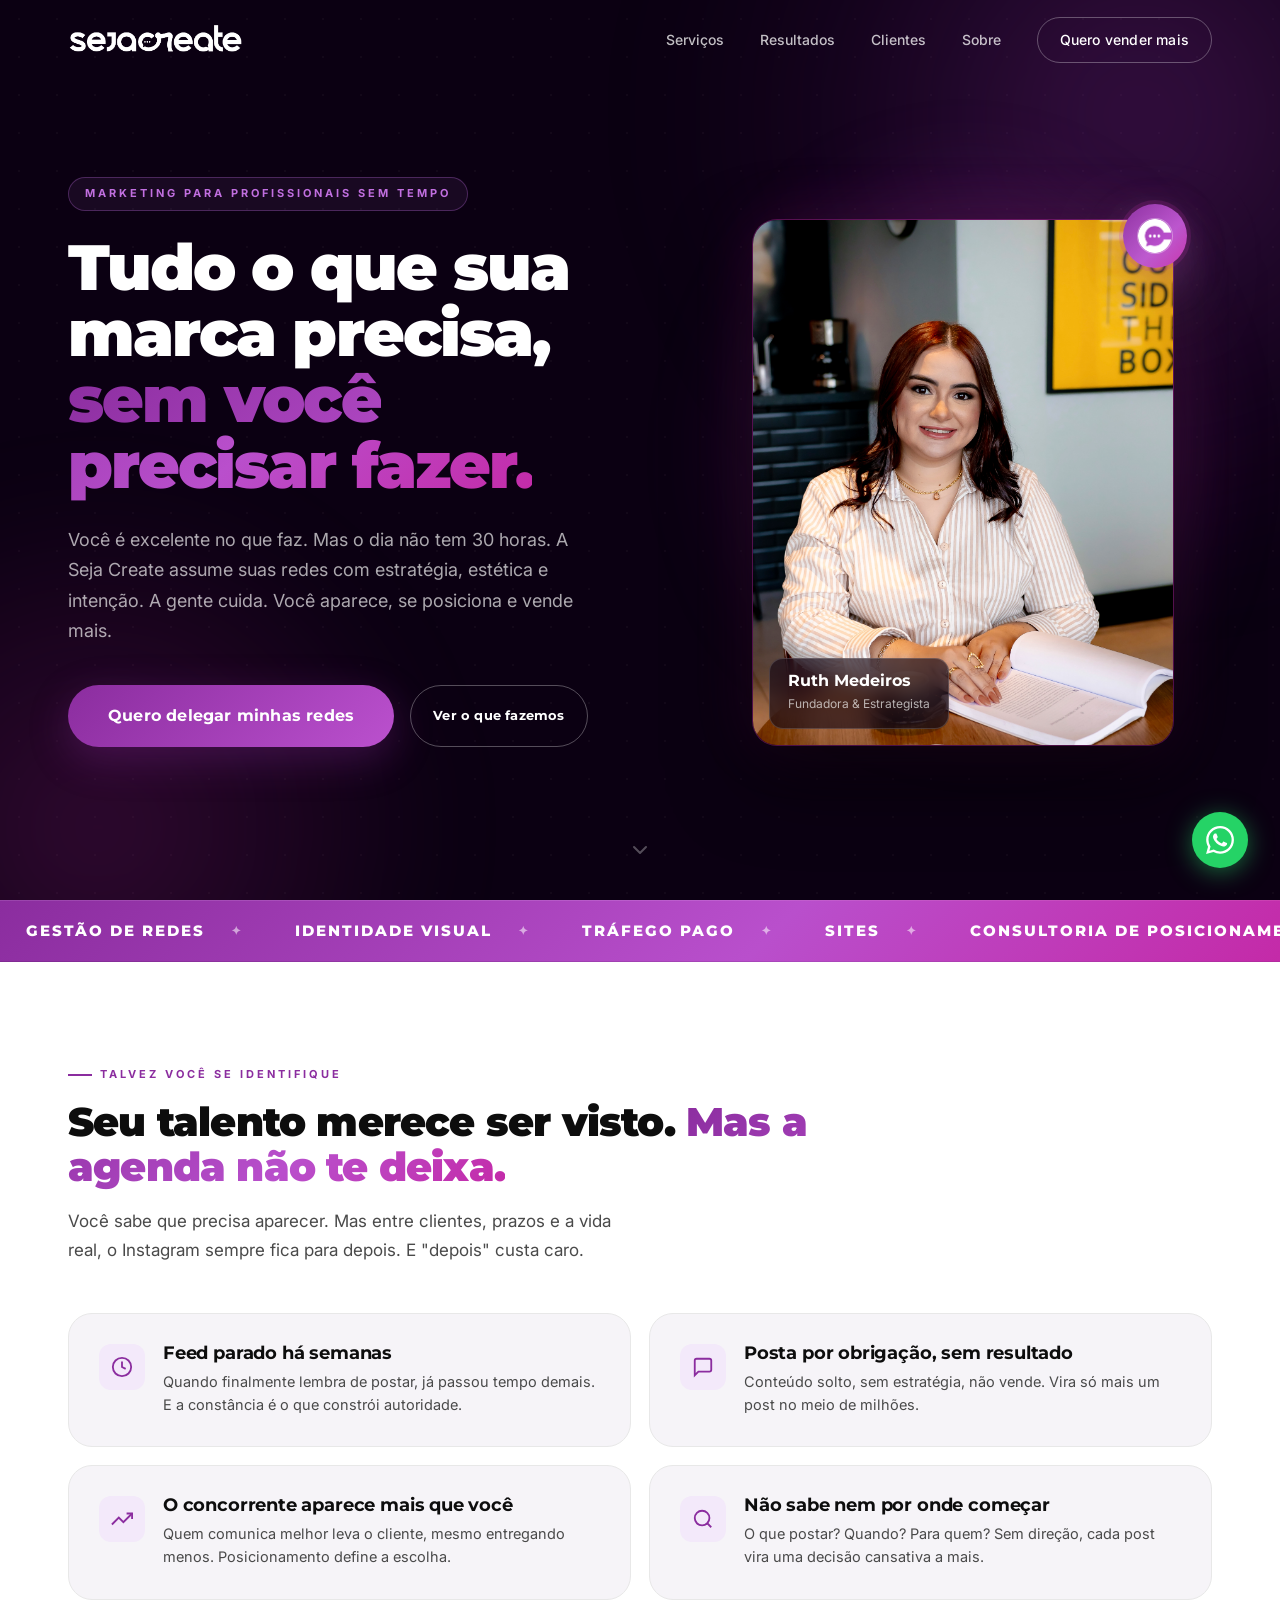
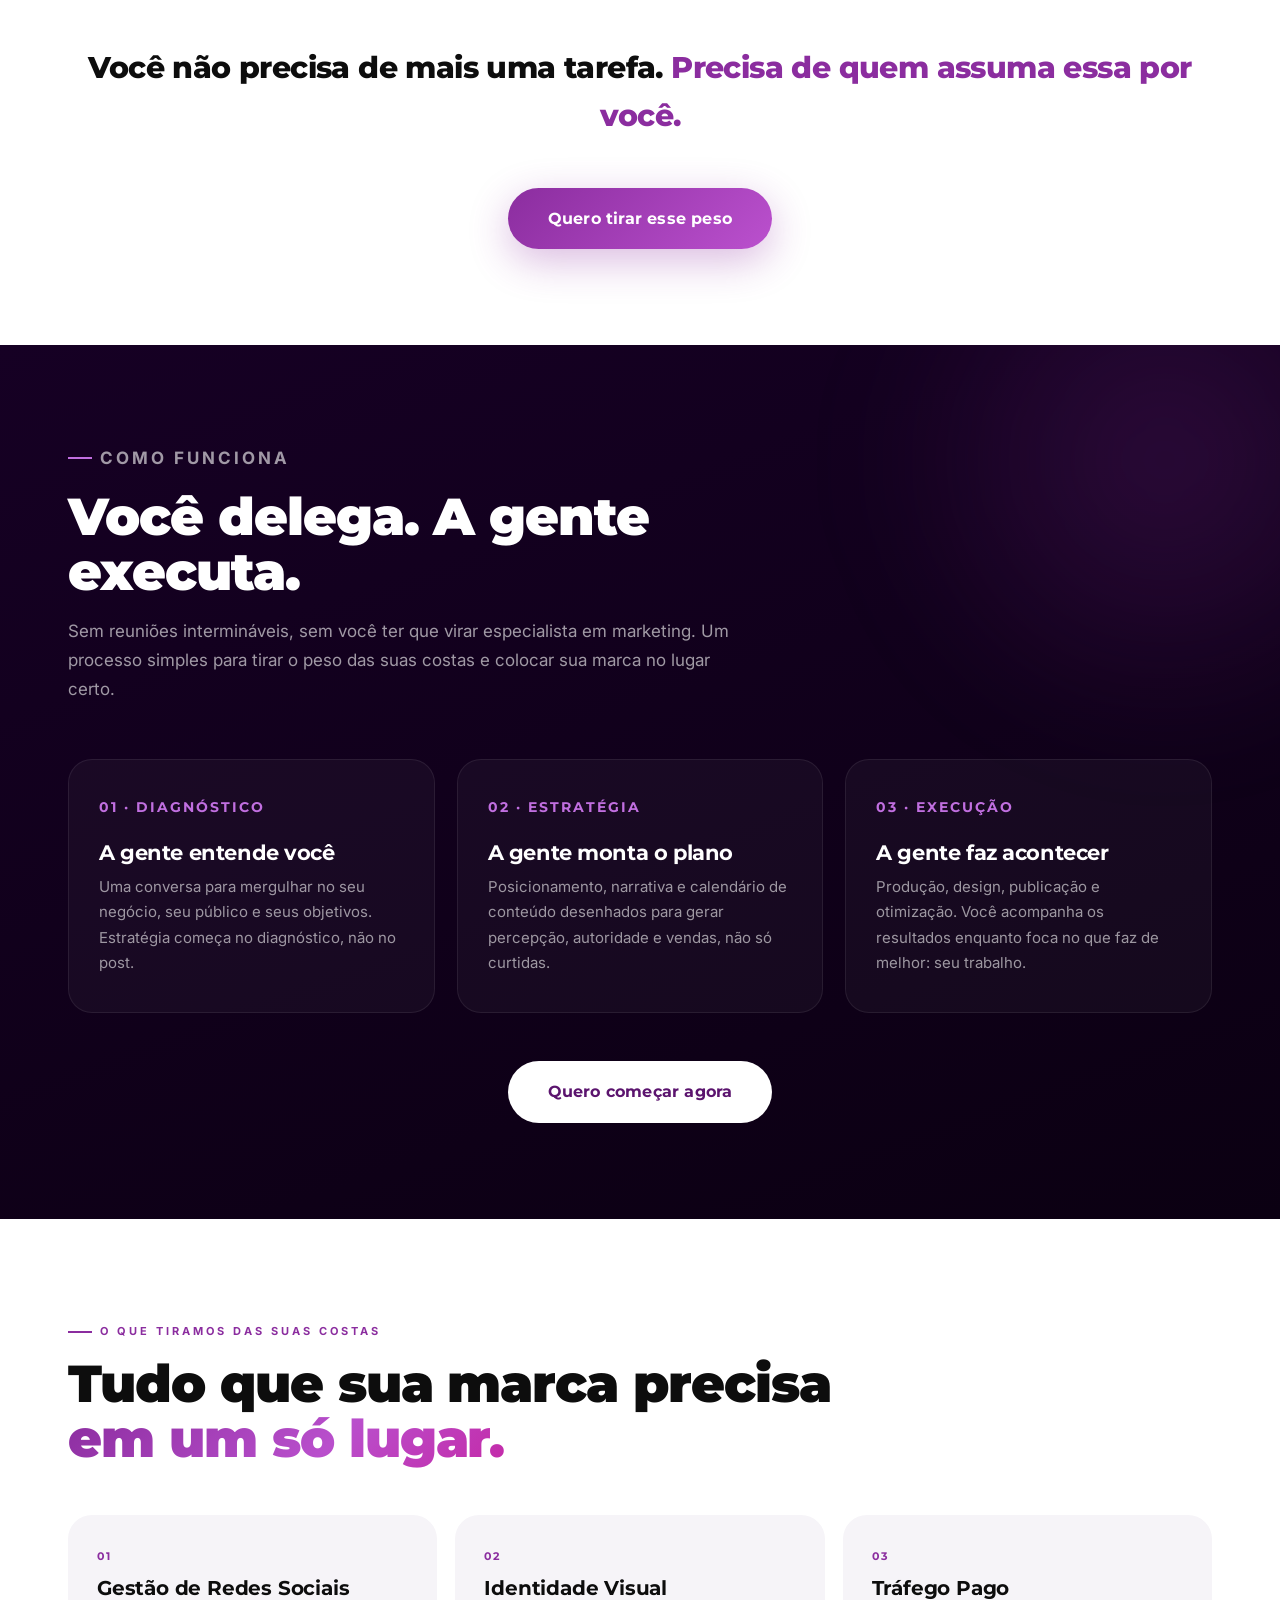
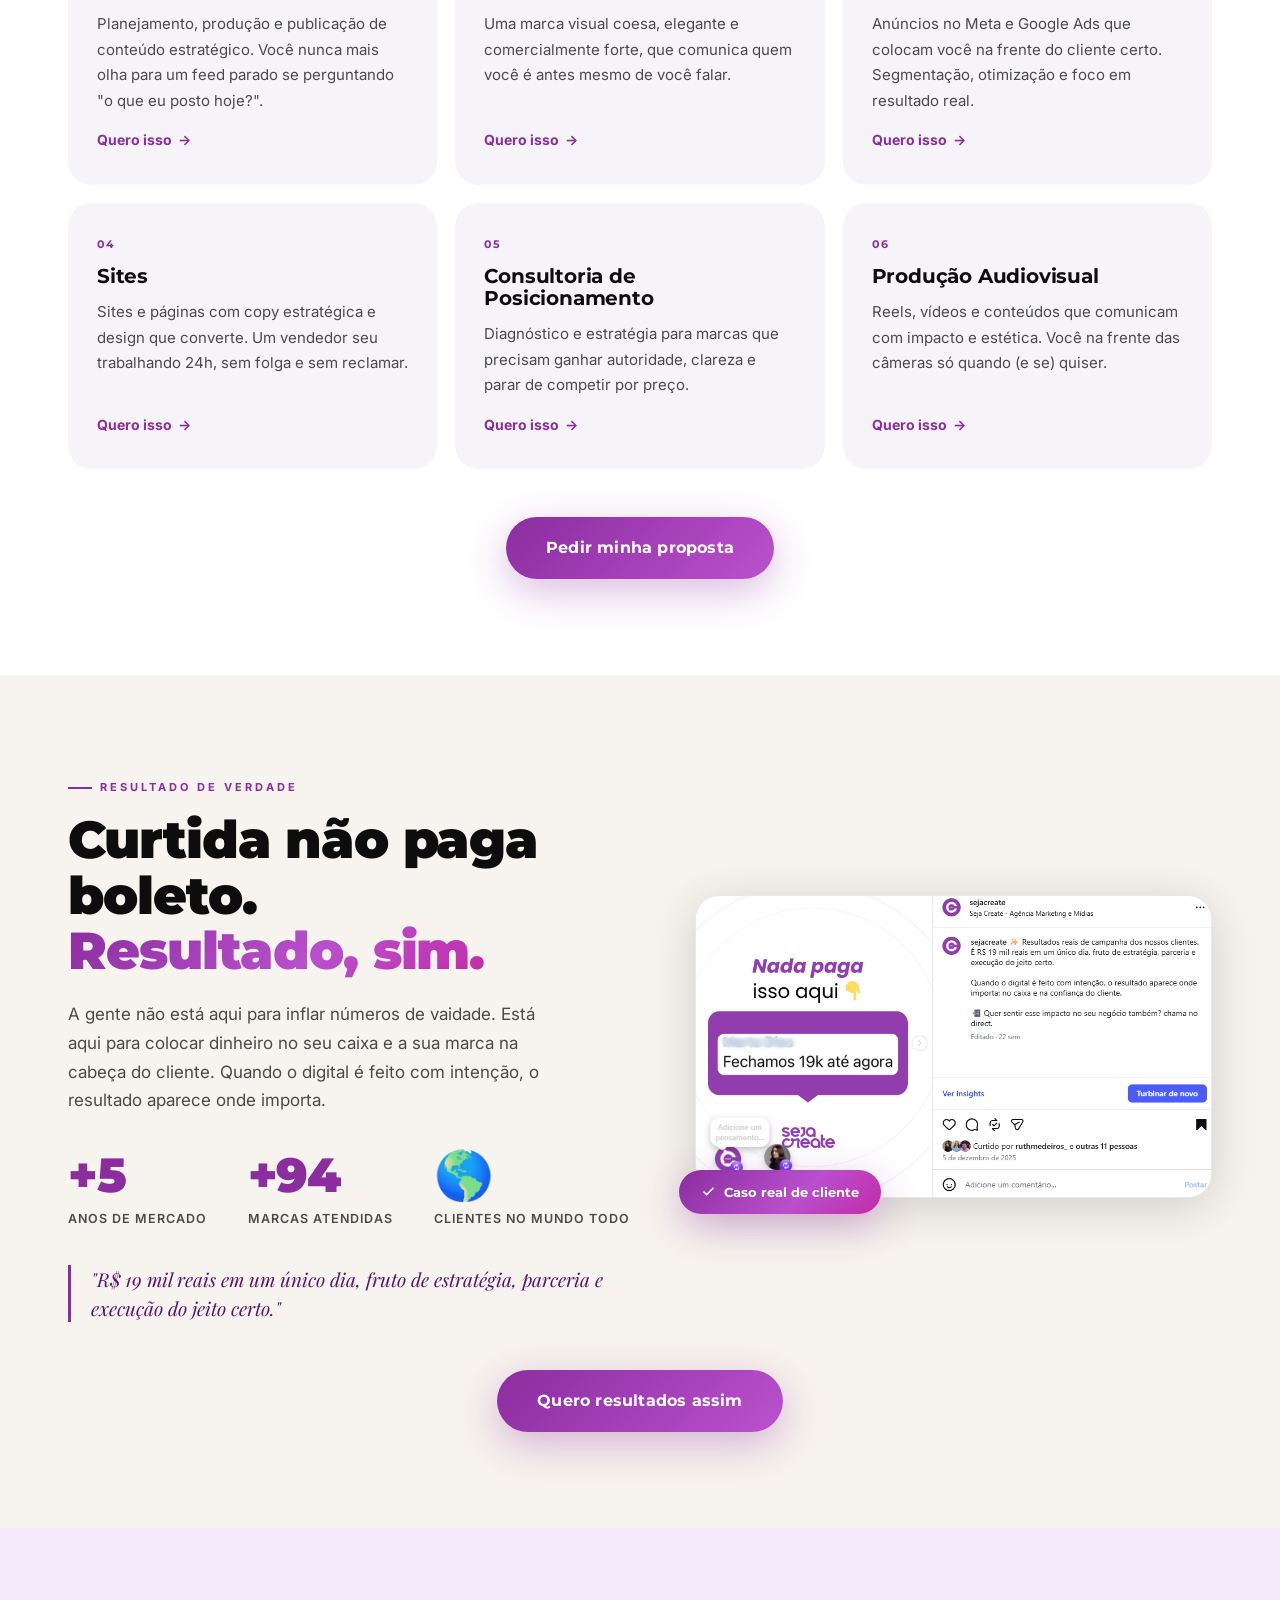
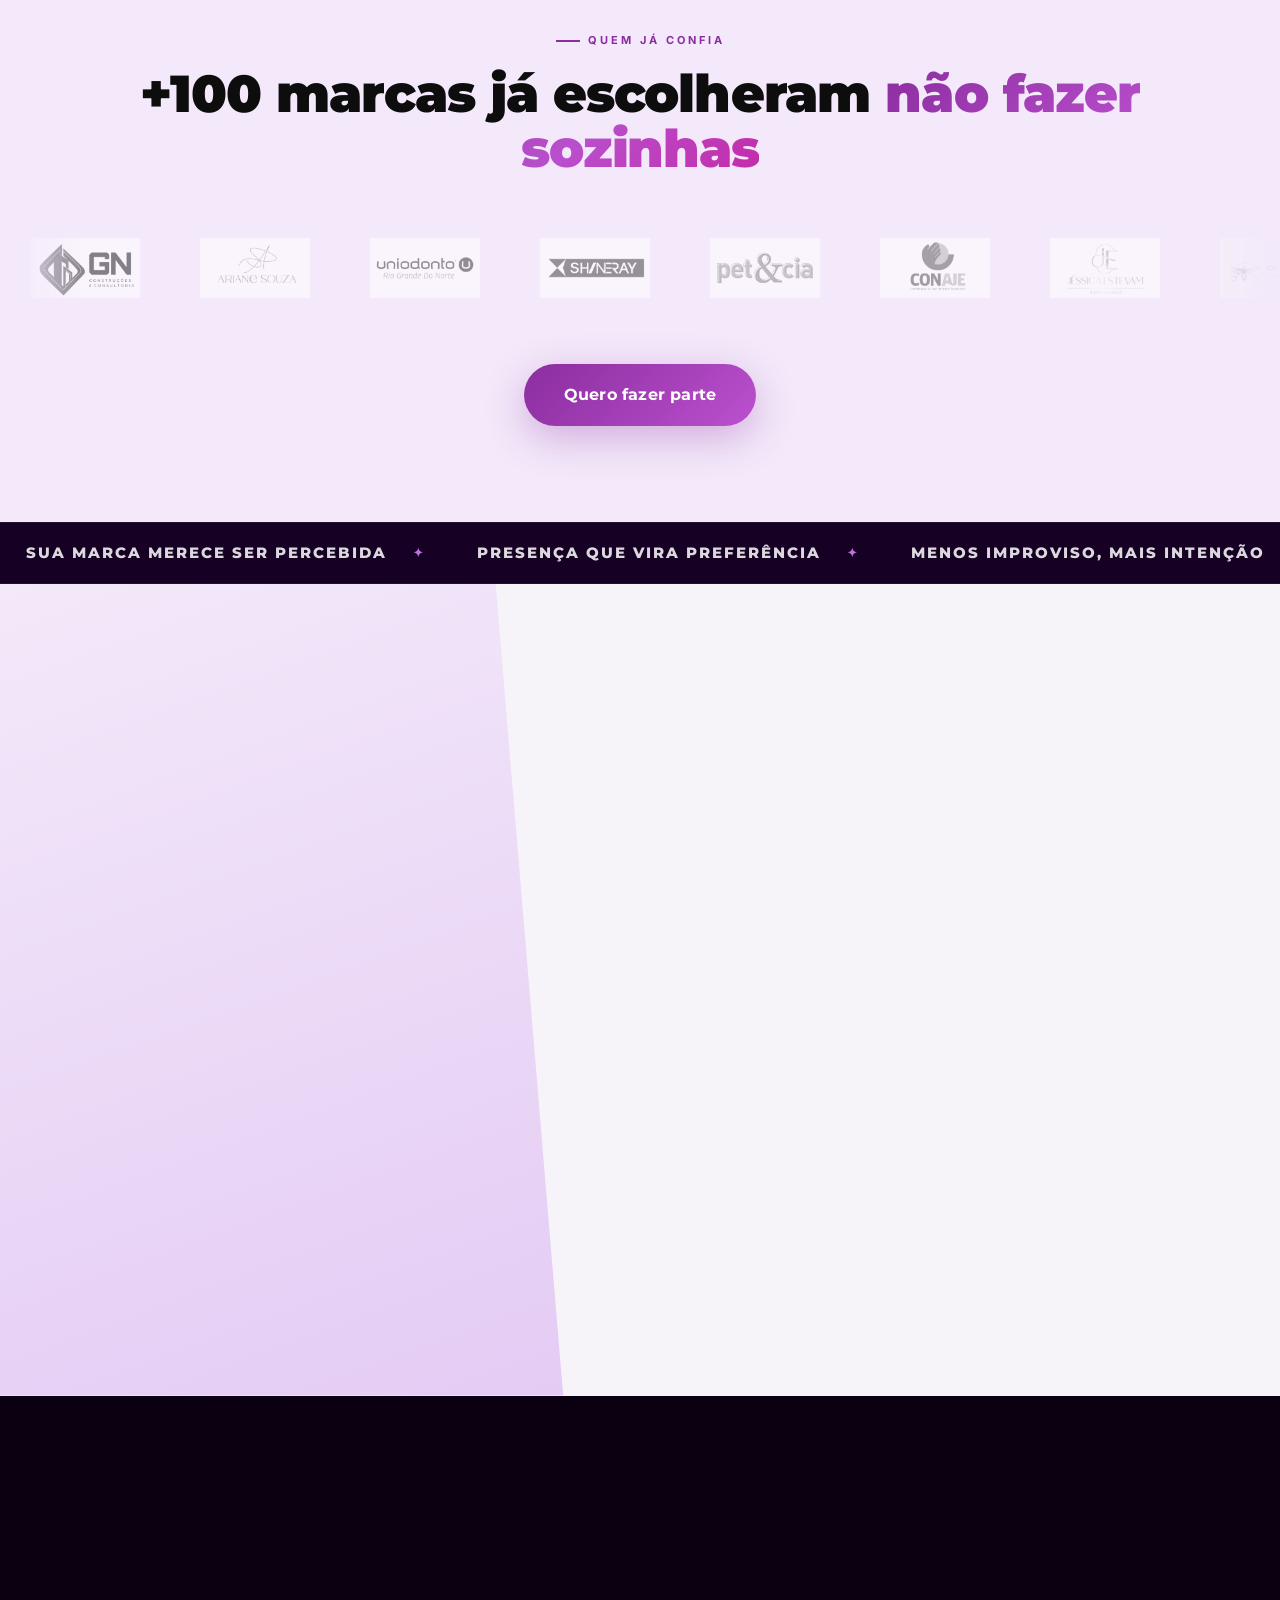
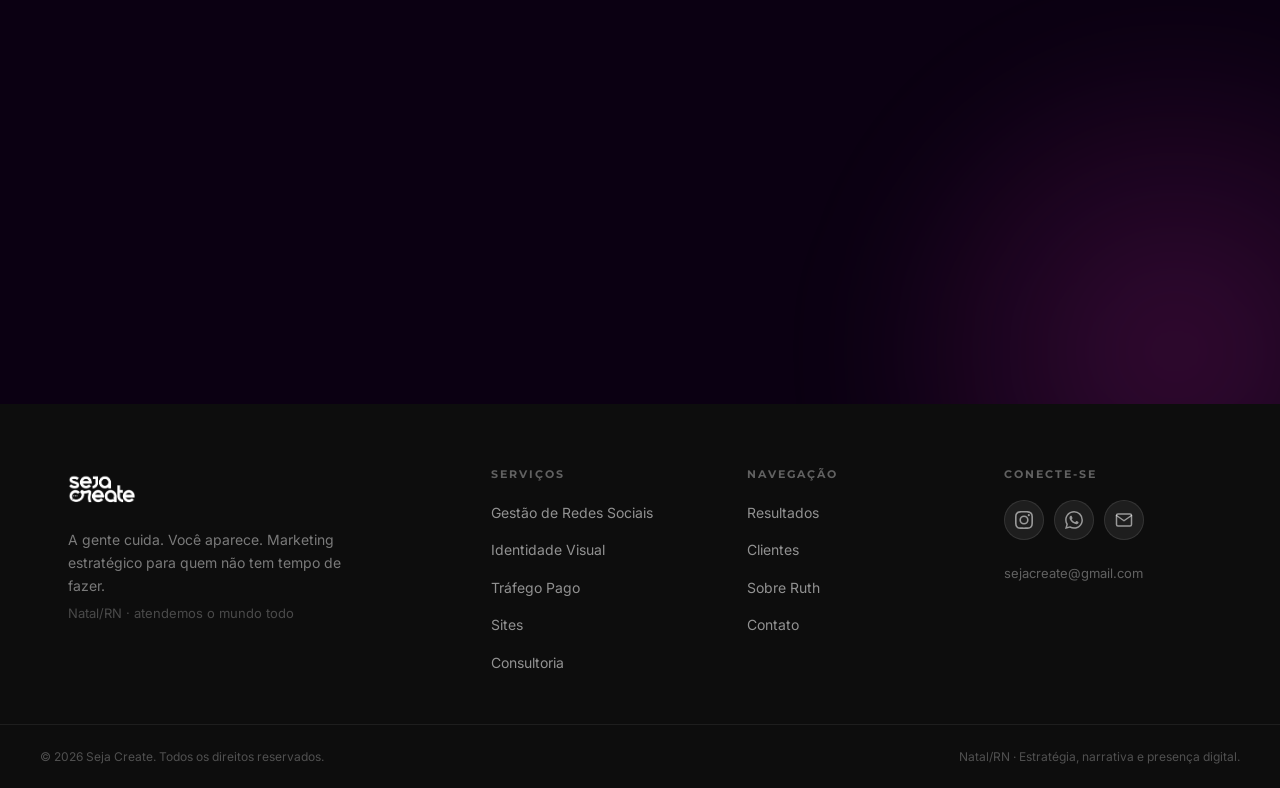
<file: index.html>
<!DOCTYPE html>
<html lang="pt-BR">
<head>
  <meta charset="UTF-8" />
  <meta name="viewport" content="width=device-width, initial-scale=1.0" />
  <meta name="description" content="Seja Create · Agência de marketing estratégico para profissionais liberais que não têm tempo de cuidar das redes. A gente cuida. Você aparece, se posiciona e vende mais." />
  <meta property="og:title" content="Seja Create | A gente cuida. Você aparece." />
  <meta property="og:description" content="Profissional liberal sem tempo para as redes? A Seja Create cuida da sua imagem, posicionamento e presença digital para você ser lembrado, desejado e escolhido." />
  <meta property="og:type" content="website" />
  <title>Seja Create | A gente cuida. Você aparece.</title>
  <link rel="icon" type="image/png" href="Identidade%20Visual/SejaCreate_Logo_Modelo_3_01.png" />
  <link rel="preconnect" href="https://fonts.googleapis.com" />
  <link rel="preconnect" href="https://fonts.gstatic.com" crossorigin />
  <link href="https://fonts.googleapis.com/css2?family=Montserrat:wght@400;500;600;700;800;900&family=Inter:wght@300;400;500;600&family=Playfair+Display:ital,wght@0,400;0,700;1,400;1,700&display=swap" rel="stylesheet" />
  <link rel="stylesheet" href="assets/css/style.css" />
</head>
<body>

  <!-- ===== NAVIGATION ===== -->
  <header class="header" id="header">
    <nav class="nav container">
      <a href="#hero" class="nav__logo" aria-label="Seja Create, início">
        <img src="Identidade%20Visual/SejaCreate_Logo_Modelo_2_01.png" alt="Seja Create" />
      </a>
      <ul class="nav__links" id="navLinks">
        <li><a href="#servicos">Serviços</a></li>
        <li><a href="#resultados">Resultados</a></li>
        <li><a href="#clientes">Clientes</a></li>
        <li><a href="#sobre">Sobre</a></li>
        <li><a href="#contato" class="btn btn--outline-nav">Quero vender mais</a></li>
      </ul>
      <button class="nav__toggle" id="navToggle" aria-label="Abrir menu">
        <span></span><span></span><span></span>
      </button>
    </nav>
  </header>

  <main>

    <!-- ===== HERO ===== -->
    <section class="hero" id="hero">
      <div class="hero__bg-shape"></div>
      <div class="container hero__inner">
        <div class="hero__text reveal">
          <span class="hero__eyebrow">Marketing para profissionais sem tempo</span>
          <h1 class="hero__headline">
            Tudo o que sua marca precisa,<br />
            <em>sem você precisar fazer.</em>
          </h1>
          <p class="hero__sub">
            Você é excelente no que faz. Mas o dia não tem 30 horas. A Seja Create assume suas redes
            com estratégia, estética e intenção. A gente cuida. Você aparece, se posiciona e vende mais.
          </p>
          <div class="hero__actions">
            <a href="https://wa.me/5584994137882?text=Ol%C3%A1!%20Vim%20pelo%20site%20da%20Seja%20Create%20e%20quero%20delegar%20minhas%20redes." class="btn btn--primary btn--lg" target="_blank" rel="noopener">Quero delegar minhas redes</a>
            <a href="#servicos" class="btn btn--outline-nav" style="border-color:rgba(255,255,255,.3);color:#fff;">Ver o que fazemos</a>
          </div>
        </div>
        <div class="hero__visual reveal reveal--right">
          <div class="hero__photo">
            <span class="hero__photo-glow" aria-hidden="true"></span>
            <img src="Fotos_CEO/-(HM)%20(56).jpg" alt="Ruth Medeiros, Fundadora da Seja Create" loading="eager" />
            <div class="hero__photo-badge" aria-hidden="true">
              <img src="Identidade%20Visual/SejaCreate_Logo_Modelo_3_01.png" alt="" />
            </div>
            <div class="hero__photo-tag">
              <strong>Ruth Medeiros</strong>
              <span>Fundadora &amp; Estrategista</span>
            </div>
          </div>
        </div>
      </div>
      <a href="#dor" class="hero__scroll" aria-label="Rolar para baixo">
        <svg width="24" height="24" viewBox="0 0 24 24" fill="none" stroke="currentColor" stroke-width="2" stroke-linecap="round" stroke-linejoin="round">
          <polyline points="6 9 12 15 18 9"></polyline>
        </svg>
      </a>
    </section>

    <!-- ===== MARQUEE BANNER ===== -->
    <div class="marquee" aria-hidden="true">
      <div class="marquee__track">
        <div class="marquee__group">
          <span class="marquee__item">Gestão de Redes</span>
          <span class="marquee__item">Identidade Visual</span>
          <span class="marquee__item">Tráfego Pago</span>
          <span class="marquee__item">Sites</span>
          <span class="marquee__item">Consultoria de Posicionamento</span>
          <span class="marquee__item">Produção Audiovisual</span>
        </div>
        <div class="marquee__group">
          <span class="marquee__item">Gestão de Redes</span>
          <span class="marquee__item">Identidade Visual</span>
          <span class="marquee__item">Tráfego Pago</span>
          <span class="marquee__item">Sites</span>
          <span class="marquee__item">Consultoria de Posicionamento</span>
          <span class="marquee__item">Produção Audiovisual</span>
        </div>
      </div>
    </div>

    <!-- ===== DOR / IDENTIFICAÇÃO ===== -->
    <section class="dor" id="dor">
      <div class="container">
        <div class="dor__head reveal">
          <p class="section__overline">Talvez você se identifique</p>
          <h2 class="section__title dor__title">
            Seu talento merece ser visto. <span class="text--grad">Mas a agenda não te deixa.</span>
          </h2>
          <p class="section__lead">
            Você sabe que precisa aparecer. Mas entre clientes, prazos e a vida real, o Instagram
            sempre fica para depois. E "depois" custa caro.
          </p>
        </div>
        <div class="dor__grid">
          <div class="dor__card reveal">
            <div class="dor__icon">
              <svg width="22" height="22" viewBox="0 0 24 24" fill="none" stroke="currentColor" stroke-width="2"><circle cx="12" cy="12" r="10"/><polyline points="12 6 12 12 16 14"/></svg>
            </div>
            <div>
              <h3>Feed parado há semanas</h3>
              <p>Quando finalmente lembra de postar, já passou tempo demais. E a constância é o que constrói autoridade.</p>
            </div>
          </div>
          <div class="dor__card reveal">
            <div class="dor__icon">
              <svg width="22" height="22" viewBox="0 0 24 24" fill="none" stroke="currentColor" stroke-width="2"><path d="M21 15a2 2 0 0 1-2 2H7l-4 4V5a2 2 0 0 1 2-2h14a2 2 0 0 1 2 2z"/></svg>
            </div>
            <div>
              <h3>Posta por obrigação, sem resultado</h3>
              <p>Conteúdo solto, sem estratégia, não vende. Vira só mais um post no meio de milhões.</p>
            </div>
          </div>
          <div class="dor__card reveal">
            <div class="dor__icon">
              <svg width="22" height="22" viewBox="0 0 24 24" fill="none" stroke="currentColor" stroke-width="2"><path d="M23 6l-9.5 9.5-5-5L1 18"/><polyline points="17 6 23 6 23 12"/></svg>
            </div>
            <div>
              <h3>O concorrente aparece mais que você</h3>
              <p>Quem comunica melhor leva o cliente, mesmo entregando menos. Posicionamento define a escolha.</p>
            </div>
          </div>
          <div class="dor__card reveal">
            <div class="dor__icon">
              <svg width="22" height="22" viewBox="0 0 24 24" fill="none" stroke="currentColor" stroke-width="2"><circle cx="11" cy="11" r="8"/><line x1="21" y1="21" x2="16.65" y2="16.65"/></svg>
            </div>
            <div>
              <h3>Não sabe nem por onde começar</h3>
              <p>O que postar? Quando? Para quem? Sem direção, cada post vira uma decisão cansativa a mais.</p>
            </div>
          </div>
        </div>
        <p class="dor__punch reveal">
          Você não precisa de mais uma tarefa. <span>Precisa de quem assuma essa por você.</span>
        </p>
        <div class="section-cta reveal">
          <a href="#contato" class="btn btn--primary btn--lg">Quero tirar esse peso</a>
        </div>
      </div>
    </section>

    <!-- ===== SOLUÇÃO / COMO FUNCIONA ===== -->
    <section class="solucao" id="solucao">
      <div class="container">
        <div class="solucao__head reveal">
          <p class="section__overline section__overline--light">Como funciona</p>
          <h2 class="section__title">Você delega. A gente executa.</h2>
          <p>Sem reuniões intermináveis, sem você ter que virar especialista em marketing.
            Um processo simples para tirar o peso das suas costas e colocar sua marca no lugar certo.</p>
        </div>
        <div class="solucao__steps">
          <div class="solucao__step reveal">
            <div class="solucao__num">01 · DIAGNÓSTICO</div>
            <h3>A gente entende você</h3>
            <p>Uma conversa para mergulhar no seu negócio, seu público e seus objetivos. Estratégia começa no diagnóstico, não no post.</p>
          </div>
          <div class="solucao__step reveal">
            <div class="solucao__num">02 · ESTRATÉGIA</div>
            <h3>A gente monta o plano</h3>
            <p>Posicionamento, narrativa e calendário de conteúdo desenhados para gerar percepção, autoridade e vendas, não só curtidas.</p>
          </div>
          <div class="solucao__step reveal">
            <div class="solucao__num">03 · EXECUÇÃO</div>
            <h3>A gente faz acontecer</h3>
            <p>Produção, design, publicação e otimização. Você acompanha os resultados enquanto foca no que faz de melhor: seu trabalho.</p>
          </div>
        </div>
        <div class="section-cta reveal">
          <a href="#contato" class="btn btn--light btn--lg">Quero começar agora</a>
        </div>
      </div>
    </section>

    <!-- ===== SERVIÇOS ===== -->
    <section class="servicos" id="servicos">
      <div class="container">
        <div class="servicos__head reveal">
          <p class="section__overline">O que tiramos das suas costas</p>
          <h2 class="section__title">Tudo que sua marca precisa<br /><span class="text--grad">em um só lugar.</span></h2>
        </div>
        <div class="servicos__grid">
          <div class="servicos__card reveal">
            <span class="servicos__num">01</span>
            <h3>Gestão de Redes Sociais</h3>
            <p>Planejamento, produção e publicação de conteúdo estratégico. Você nunca mais olha para um feed parado se perguntando "o que eu posto hoje?".</p>
            <a href="https://wa.me/5584994137882?text=Quero%20saber%20sobre%20Gest%C3%A3o%20de%20Redes%20Sociais." class="servicos__link" target="_blank" rel="noopener">Quero isso <span>→</span></a>
          </div>
          <div class="servicos__card reveal">
            <span class="servicos__num">02</span>
            <h3>Identidade Visual</h3>
            <p>Uma marca visual coesa, elegante e comercialmente forte, que comunica quem você é antes mesmo de você falar.</p>
            <a href="https://wa.me/5584994137882?text=Quero%20saber%20sobre%20Identidade%20Visual." class="servicos__link" target="_blank" rel="noopener">Quero isso <span>→</span></a>
          </div>
          <div class="servicos__card reveal">
            <span class="servicos__num">03</span>
            <h3>Tráfego Pago</h3>
            <p>Anúncios no Meta e Google Ads que colocam você na frente do cliente certo. Segmentação, otimização e foco em resultado real.</p>
            <a href="https://wa.me/5584994137882?text=Quero%20saber%20sobre%20Tr%C3%A1fego%20Pago." class="servicos__link" target="_blank" rel="noopener">Quero isso <span>→</span></a>
          </div>
          <div class="servicos__card reveal">
            <span class="servicos__num">04</span>
            <h3>Sites</h3>
            <p>Sites e páginas com copy estratégica e design que converte. Um vendedor seu trabalhando 24h, sem folga e sem reclamar.</p>
            <a href="https://wa.me/5584994137882?text=Quero%20saber%20sobre%20Sites." class="servicos__link" target="_blank" rel="noopener">Quero isso <span>→</span></a>
          </div>
          <div class="servicos__card reveal">
            <span class="servicos__num">05</span>
            <h3>Consultoria de Posicionamento</h3>
            <p>Diagnóstico e estratégia para marcas que precisam ganhar autoridade, clareza e parar de competir por preço.</p>
            <a href="https://wa.me/5584994137882?text=Quero%20saber%20sobre%20Consultoria%20de%20Posicionamento." class="servicos__link" target="_blank" rel="noopener">Quero isso <span>→</span></a>
          </div>
          <div class="servicos__card reveal">
            <span class="servicos__num">06</span>
            <h3>Produção Audiovisual</h3>
            <p>Reels, vídeos e conteúdos que comunicam com impacto e estética. Você na frente das câmeras só quando (e se) quiser.</p>
            <a href="https://wa.me/5584994137882?text=Quero%20saber%20sobre%20Produ%C3%A7%C3%A3o%20Audiovisual." class="servicos__link" target="_blank" rel="noopener">Quero isso <span>→</span></a>
          </div>
        </div>
        <div class="section-cta reveal">
          <a href="#contato" class="btn btn--primary btn--lg">Pedir minha proposta</a>
        </div>
      </div>
    </section>

    <!-- ===== RESULTADOS / PROVA REAL ===== -->
    <section class="resultados" id="resultados">
      <div class="container resultados__inner">
        <div class="resultados__content reveal reveal--left">
          <p class="section__overline">Resultado de verdade</p>
          <h2 class="section__title">Curtida não paga boleto.<br /><span class="text--grad">Resultado, sim.</span></h2>
          <p class="resultados__lead">
            A gente não está aqui para inflar números de vaidade. Está aqui para colocar dinheiro no
            seu caixa e a sua marca na cabeça do cliente. Quando o digital é feito com intenção, o
            resultado aparece onde importa.
          </p>
          <div class="resultados__stats">
            <div class="resultados__stat">
              <strong data-count="5" data-suffix="+">+5</strong>
              <span>anos de mercado</span>
            </div>
            <div class="resultados__stat">
              <strong data-count="100" data-suffix="+">+100</strong>
              <span>marcas atendidas</span>
            </div>
            <div class="resultados__stat">
              <strong>🌎</strong>
              <span>clientes no mundo todo</span>
            </div>
          </div>
          <p class="resultados__quote">"R$ 19 mil reais em um único dia, fruto de estratégia, parceria e execução do jeito certo."</p>
        </div>
        <div class="resultados__proof reveal reveal--right">
          <img src="PROVA%20SOCIAL/resultado_3.png" alt="Resultado real de campanha da Seja Create" loading="lazy" />
          <span class="resultados__proof-tag">
            <svg width="15" height="15" viewBox="0 0 24 24" fill="none" stroke="currentColor" stroke-width="2.5"><polyline points="20 6 9 17 4 12"/></svg>
            Caso real de cliente
          </span>
        </div>
      </div>
      <div class="container section-cta reveal">
        <a href="#contato" class="btn btn--primary btn--lg">Quero resultados assim</a>
      </div>
    </section>

    <!-- ===== CLIENTES ===== -->
    <section class="clientes" id="clientes">
      <div class="container">
        <div class="clientes__head reveal">
          <p class="section__overline section__overline--center">Quem já confia</p>
          <h2 class="section__title section__title--center">+100 marcas já escolheram <span class="text--grad">não fazer sozinhas</span></h2>
        </div>
      </div>
      <div class="logos" aria-label="Marcas atendidas pela Seja Create">
        <div class="logos__track">
          <div class="logos__group">
            <div class="logos__item"><img src="Logo_clientes/1.png" alt="GN Construções" loading="lazy" /></div>
            <div class="logos__item"><img src="Logo_clientes/2.png" alt="Ariane Souza" loading="lazy" /></div>
            <div class="logos__item"><img src="Logo_clientes/3.png" alt="Uniodonto" loading="lazy" /></div>
            <div class="logos__item"><img src="Logo_clientes/4.png" alt="Shineray" loading="lazy" /></div>
            <div class="logos__item"><img src="Logo_clientes/5.png" alt="Pet & Cia" loading="lazy" /></div>
            <div class="logos__item"><img src="Logo_clientes/6.png" alt="CONAJE" loading="lazy" /></div>
            <div class="logos__item"><img src="Logo_clientes/7.png" alt="Jéssica Estevam" loading="lazy" /></div>
            <div class="logos__item"><img src="Logo_clientes/8.png" alt="Camila Genoveva" loading="lazy" /></div>
            <div class="logos__item"><img src="Logo_clientes/9.png" alt="MAUS Corretora" loading="lazy" /></div>
            <div class="logos__item"><img src="Logo_clientes/10.png" alt="ARCO Arquitetura" loading="lazy" /></div>
            <div class="logos__item"><img src="Logo_clientes/11.png" alt="Instituto BRIO" loading="lazy" /></div>
            <div class="logos__item"><img src="Logo_clientes/13.png" alt="HAGALAN" loading="lazy" /></div>
            <div class="logos__item"><img src="Logo_clientes/14.png" alt="Suellen Guedes" loading="lazy" /></div>
            <div class="logos__item"><img src="Logo_clientes/16.png" alt="Ô Fuxico Bar" loading="lazy" /></div>
            <div class="logos__item"><img src="Logo_clientes/17.png" alt="Juliane Alves Clinic" loading="lazy" /></div>
            <div class="logos__item"><img src="Logo_clientes/18.png" alt="Solar da Praça" loading="lazy" /></div>
            <div class="logos__item"><img src="Logo_clientes/19.png" alt="Dra Bruna Covre" loading="lazy" /></div>
            <div class="logos__item"><img src="Logo_clientes/20.png" alt="Nathália Dantas" loading="lazy" /></div>
          </div>
          <div class="logos__group" aria-hidden="true">
            <div class="logos__item"><img src="Logo_clientes/1.png" alt="" loading="lazy" /></div>
            <div class="logos__item"><img src="Logo_clientes/2.png" alt="" loading="lazy" /></div>
            <div class="logos__item"><img src="Logo_clientes/3.png" alt="" loading="lazy" /></div>
            <div class="logos__item"><img src="Logo_clientes/4.png" alt="" loading="lazy" /></div>
            <div class="logos__item"><img src="Logo_clientes/5.png" alt="" loading="lazy" /></div>
            <div class="logos__item"><img src="Logo_clientes/6.png" alt="" loading="lazy" /></div>
            <div class="logos__item"><img src="Logo_clientes/7.png" alt="" loading="lazy" /></div>
            <div class="logos__item"><img src="Logo_clientes/8.png" alt="" loading="lazy" /></div>
            <div class="logos__item"><img src="Logo_clientes/9.png" alt="" loading="lazy" /></div>
            <div class="logos__item"><img src="Logo_clientes/10.png" alt="" loading="lazy" /></div>
            <div class="logos__item"><img src="Logo_clientes/11.png" alt="" loading="lazy" /></div>
            <div class="logos__item"><img src="Logo_clientes/13.png" alt="" loading="lazy" /></div>
            <div class="logos__item"><img src="Logo_clientes/14.png" alt="" loading="lazy" /></div>
            <div class="logos__item"><img src="Logo_clientes/16.png" alt="" loading="lazy" /></div>
            <div class="logos__item"><img src="Logo_clientes/17.png" alt="" loading="lazy" /></div>
            <div class="logos__item"><img src="Logo_clientes/18.png" alt="" loading="lazy" /></div>
            <div class="logos__item"><img src="Logo_clientes/19.png" alt="" loading="lazy" /></div>
            <div class="logos__item"><img src="Logo_clientes/20.png" alt="" loading="lazy" /></div>
          </div>
        </div>
      </div>
      <div class="container section-cta reveal">
        <a href="#contato" class="btn btn--primary btn--lg">Quero fazer parte</a>
      </div>
    </section>

    <!-- ===== MARQUEE DARK ===== -->
    <div class="marquee marquee--dark" aria-hidden="true">
      <div class="marquee__track">
        <div class="marquee__group">
          <span class="marquee__item">Sua marca merece ser percebida</span>
          <span class="marquee__item">Presença que vira preferência</span>
          <span class="marquee__item">Menos improviso, mais intenção</span>
          <span class="marquee__item">Marcas fortes permanecem</span>
        </div>
        <div class="marquee__group">
          <span class="marquee__item">Sua marca merece ser percebida</span>
          <span class="marquee__item">Presença que vira preferência</span>
          <span class="marquee__item">Menos improviso, mais intenção</span>
          <span class="marquee__item">Marcas fortes permanecem</span>
        </div>
      </div>
    </div>

    <!-- ===== SOBRE RUTH ===== -->
    <section class="sobre" id="sobre">
      <div class="sobre__diagonal"></div>
      <div class="container sobre__inner">
        <div class="sobre__image reveal reveal--left">
          <img src="Fotos_CEO/-(HM)%20(30).jpeg" alt="Ruth Medeiros, Fundadora e Estrategista da Seja Create" loading="lazy" />
          <div class="sobre__image-tag">
            <strong>Ruth Medeiros</strong>
            <span>Fundadora &amp; Estrategista</span>
          </div>
        </div>
        <div class="sobre__content reveal">
          <p class="section__overline">Quem está por trás</p>
          <h2>Uma estrategista que entende <span class="text--grad">o negócio por trás da marca</span></h2>
          <p class="sobre__lead">Ruth Medeiros construiu a Seja Create com uma convicção: marcas não crescem com criatividade aleatória. Crescem com estratégia, narrativa e execução consistente.</p>
          <p>Quem confia o marketing à Seja Create não compra "post bonito". Compra tranquilidade: alguém que pensa no seu negócio enquanto você cuida dele. É menos uma aba aberta na sua cabeça.</p>
          <ul class="sobre__list">
            <li>
              <svg width="18" height="18" viewBox="0 0 24 24" fill="none" stroke="currentColor" stroke-width="2.5"><polyline points="20 6 9 17 4 12"></polyline></svg>
              Especialista em posicionamento de marca
            </li>
            <li>
              <svg width="18" height="18" viewBox="0 0 24 24" fill="none" stroke="currentColor" stroke-width="2.5"><polyline points="20 6 9 17 4 12"></polyline></svg>
              Estrategista de conteúdo para o digital
            </li>
            <li>
              <svg width="18" height="18" viewBox="0 0 24 24" fill="none" stroke="currentColor" stroke-width="2.5"><polyline points="20 6 9 17 4 12"></polyline></svg>
              Mentora de Empresárias
            </li>
          </ul>
          <div class="section-cta section-cta--left reveal">
            <a href="#contato" class="btn btn--primary btn--lg">Falar com a Seja Create</a>
          </div>
        </div>
      </div>
    </section>

    <!-- ===== CTA FINAL / CONTATO ===== -->
    <section class="contato" id="contato">
      <div class="container contato__inner reveal">
        <p class="section__overline section__overline--light section__overline--center">Próximo passo</p>
        <h2 class="contato__title">
          Sua agenda continua cheia.<br />
          Sua marca, <em>finalmente vista.</em>
        </h2>
        <p class="contato__desc">
          Fale agora no WhatsApp. Em poucos minutos entendemos seu momento e te mostramos
          como tirar suas redes do improviso, sem tomar mais um minuto do seu dia.
        </p>
        <a href="https://wa.me/5584994137882?text=Ol%C3%A1!%20Quero%20delegar%20minhas%20redes%20%C3%A0%20Seja%20Create." class="btn btn--whatsapp btn--lg" target="_blank" rel="noopener">
          <svg width="22" height="22" viewBox="0 0 24 24" fill="currentColor">
            <path d="M17.472 14.382c-.297-.149-1.758-.867-2.03-.967-.273-.099-.471-.148-.67.15-.197.297-.767.966-.94 1.164-.173.199-.347.223-.644.075-.297-.15-1.255-.463-2.39-1.475-.883-.788-1.48-1.761-1.653-2.059-.173-.297-.018-.458.13-.606.134-.133.298-.347.446-.52.149-.174.198-.298.298-.497.099-.198.05-.371-.025-.52-.075-.149-.669-1.612-.916-2.207-.242-.579-.487-.5-.669-.51-.173-.008-.371-.01-.57-.01-.198 0-.52.074-.792.372-.272.297-1.04 1.016-1.04 2.479 0 1.462 1.065 2.875 1.213 3.074.149.198 2.096 3.2 5.077 4.487.709.306 1.262.489 1.694.625.712.227 1.36.195 1.871.118.571-.085 1.758-.719 2.006-1.413.248-.694.248-1.289.173-1.413-.074-.124-.272-.198-.57-.347m-5.421 7.403h-.004a9.87 9.87 0 01-5.031-1.378l-.361-.214-3.741.982.998-3.648-.235-.374a9.86 9.86 0 01-1.51-5.26c.001-5.45 4.436-9.884 9.888-9.884 2.64 0 5.122 1.03 6.988 2.898a9.825 9.825 0 012.893 6.994c-.003 5.45-4.437 9.884-9.885 9.884m8.413-18.297A11.815 11.815 0 0012.05 0C5.495 0 .16 5.335.157 11.892c0 2.096.547 4.142 1.588 5.945L.057 24l6.305-1.654a11.882 11.882 0 005.683 1.448h.005c6.554 0 11.89-5.335 11.893-11.893a11.821 11.821 0 00-3.48-8.413z"/>
          </svg>
          Quero delegar minhas redes
        </a>
        <div class="contato__info">
          <div class="contato__info-item">
            <svg width="16" height="16" viewBox="0 0 24 24" fill="none" stroke="currentColor" stroke-width="2"><path d="M21 10c0 7-9 13-9 13s-9-6-9-13a9 9 0 0118 0z"></path><circle cx="12" cy="10" r="3"></circle></svg>
            Natal/RN · atendemos o mundo todo
          </div>
          <div class="contato__info-item">
            <svg width="16" height="16" viewBox="0 0 24 24" fill="none" stroke="currentColor" stroke-width="2"><path d="M4 4h16c1.1 0 2 .9 2 2v12c0 1.1-.9 2-2 2H4c-1.1 0-2-.9-2-2V6c0-1.1.9-2 2-2z"></path><polyline points="22,6 12,13 2,6"></polyline></svg>
            sejacreate@gmail.com
          </div>
        </div>
      </div>
    </section>

  </main>

  <!-- ===== FOOTER ===== -->
  <footer class="footer">
    <div class="container footer__inner">
      <div class="footer__brand">
        <img src="Identidade%20Visual/SejaCreate_Logo_Modelo_1_01%20(1).png" alt="Seja Create" />
        <p>A gente cuida. Você aparece. Marketing estratégico para quem não tem tempo de fazer.</p>
        <p class="footer__location">Natal/RN · atendemos o mundo todo</p>
      </div>
      <div class="footer__links">
        <h4>Serviços</h4>
        <ul>
          <li><a href="#servicos">Gestão de Redes Sociais</a></li>
          <li><a href="#servicos">Identidade Visual</a></li>
          <li><a href="#servicos">Tráfego Pago</a></li>
          <li><a href="#servicos">Sites</a></li>
          <li><a href="#servicos">Consultoria</a></li>
        </ul>
      </div>
      <div class="footer__links">
        <h4>Navegação</h4>
        <ul>
          <li><a href="#resultados">Resultados</a></li>
          <li><a href="#clientes">Clientes</a></li>
          <li><a href="#sobre">Sobre Ruth</a></li>
          <li><a href="#contato">Contato</a></li>
        </ul>
      </div>
      <div class="footer__social">
        <h4>Conecte-se</h4>
        <div class="footer__social-icons">
          <a href="https://instagram.com/sejacreate" target="_blank" rel="noopener" class="footer__icon-btn" aria-label="Instagram">
            <svg width="18" height="18" viewBox="0 0 24 24" fill="currentColor"><path d="M12 2.163c3.204 0 3.584.012 4.85.07 3.252.148 4.771 1.691 4.919 4.919.058 1.265.069 1.645.069 4.849 0 3.205-.012 3.584-.069 4.849-.149 3.225-1.664 4.771-4.919 4.919-1.266.058-1.644.07-4.85.07-3.204 0-3.584-.012-4.849-.07-3.26-.149-4.771-1.699-4.919-4.92-.058-1.265-.07-1.644-.07-4.849 0-3.204.013-3.583.07-4.849.149-3.227 1.664-4.771 4.919-4.919 1.266-.057 1.645-.069 4.849-.069zM12 0C8.741 0 8.333.014 7.053.072 2.695.272.273 2.69.073 7.052.014 8.333 0 8.741 0 12c0 3.259.014 3.668.072 4.948.2 4.358 2.618 6.78 6.98 6.98C8.333 23.986 8.741 24 12 24c3.259 0 3.668-.014 4.948-.072 4.354-.2 6.782-2.618 6.979-6.98.059-1.28.073-1.689.073-4.948 0-3.259-.014-3.667-.072-4.947-.196-4.354-2.617-6.78-6.979-6.98C15.668.014 15.259 0 12 0zm0 5.838a6.162 6.162 0 100 12.324 6.162 6.162 0 000-12.324zM12 16a4 4 0 110-8 4 4 0 010 8zm6.406-11.845a1.44 1.44 0 100 2.881 1.44 1.44 0 000-2.881z"/></svg>
          </a>
          <a href="https://wa.me/5584994137882" target="_blank" rel="noopener" class="footer__icon-btn" aria-label="WhatsApp">
            <svg width="18" height="18" viewBox="0 0 24 24" fill="currentColor"><path d="M17.472 14.382c-.297-.149-1.758-.867-2.03-.967-.273-.099-.471-.148-.67.15-.197.297-.767.966-.94 1.164-.173.199-.347.223-.644.075-.297-.15-1.255-.463-2.39-1.475-.883-.788-1.48-1.761-1.653-2.059-.173-.297-.018-.458.13-.606.134-.133.298-.347.446-.52.149-.174.198-.298.298-.497.099-.198.05-.371-.025-.52-.075-.149-.669-1.612-.916-2.207-.242-.579-.487-.5-.669-.51-.173-.008-.371-.01-.57-.01-.198 0-.52.074-.792.372-.272.297-1.04 1.016-1.04 2.479 0 1.462 1.065 2.875 1.213 3.074.149.198 2.096 3.2 5.077 4.487.709.306 1.262.489 1.694.625.712.227 1.36.195 1.871.118.571-.085 1.758-.719 2.006-1.413.248-.694.248-1.289.173-1.413-.074-.124-.272-.198-.57-.347m-5.421 7.403h-.004a9.87 9.87 0 01-5.031-1.378l-.361-.214-3.741.982.998-3.648-.235-.374a9.86 9.86 0 01-1.51-5.26c.001-5.45 4.436-9.884 9.888-9.884 2.64 0 5.122 1.03 6.988 2.898a9.825 9.825 0 012.893 6.994c-.003 5.45-4.437 9.884-9.885 9.884m8.413-18.297A11.815 11.815 0 0012.05 0C5.495 0 .16 5.335.157 11.892c0 2.096.547 4.142 1.588 5.945L.057 24l6.305-1.654a11.882 11.882 0 005.683 1.448h.005c6.554 0 11.89-5.335 11.893-11.893a11.821 11.821 0 00-3.48-8.413z"/></svg>
          </a>
          <a href="https://mail.google.com/mail/?view=cm&fs=1&to=sejacreate@gmail.com&su=Quero%20conhecer%20a%20Seja%20Create" target="_blank" rel="noopener" class="footer__icon-btn" aria-label="E-mail">
            <svg width="18" height="18" viewBox="0 0 24 24" fill="none" stroke="currentColor" stroke-width="2" stroke-linecap="round" stroke-linejoin="round"><path d="M4 4h16c1.1 0 2 .9 2 2v12c0 1.1-.9 2-2 2H4c-1.1 0-2-.9-2-2V6c0-1.1.9-2 2-2z"></path><polyline points="22,6 12,13 2,6"></polyline></svg>
          </a>
        </div>
        <a href="https://mail.google.com/mail/?view=cm&fs=1&to=sejacreate@gmail.com&su=Quero%20conhecer%20a%20Seja%20Create" target="_blank" rel="noopener" class="footer__email">sejacreate@gmail.com</a>
      </div>
    </div>
    <div class="footer__bottom">
      <div class="container footer__bottom-inner">
        <p>© 2026 Seja Create. Todos os direitos reservados.</p>
        <p>Natal/RN · Estratégia, narrativa e presença digital.</p>
      </div>
    </div>
  </footer>

  <!-- ===== WHATSAPP FLOAT ===== -->
  <a href="https://wa.me/5584994137882?text=Ol%C3%A1%2C%20quero%20delegar%20minhas%20redes!%20Vi%20o%20site%20da%20Seja%20Create."
     class="whatsapp-float" target="_blank" rel="noopener" aria-label="Chamar no WhatsApp">
    <svg width="28" height="28" viewBox="0 0 24 24" fill="currentColor">
      <path d="M17.472 14.382c-.297-.149-1.758-.867-2.03-.967-.273-.099-.471-.148-.67.15-.197.297-.767.966-.94 1.164-.173.199-.347.223-.644.075-.297-.15-1.255-.463-2.39-1.475-.883-.788-1.48-1.761-1.653-2.059-.173-.297-.018-.458.13-.606.134-.133.298-.347.446-.52.149-.174.198-.298.298-.497.099-.198.05-.371-.025-.52-.075-.149-.669-1.612-.916-2.207-.242-.579-.487-.5-.669-.51-.173-.008-.371-.01-.57-.01-.198 0-.52.074-.792.372-.272.297-1.04 1.016-1.04 2.479 0 1.462 1.065 2.875 1.213 3.074.149.198 2.096 3.2 5.077 4.487.709.306 1.262.489 1.694.625.712.227 1.36.195 1.871.118.571-.085 1.758-.719 2.006-1.413.248-.694.248-1.289.173-1.413-.074-.124-.272-.198-.57-.347m-5.421 7.403h-.004a9.87 9.87 0 01-5.031-1.378l-.361-.214-3.741.982.998-3.648-.235-.374a9.86 9.86 0 01-1.51-5.26c.001-5.45 4.436-9.884 9.888-9.884 2.64 0 5.122 1.03 6.988 2.898a9.825 9.825 0 012.893 6.994c-.003 5.45-4.437 9.884-9.885 9.884m8.413-18.297A11.815 11.815 0 0012.05 0C5.495 0 .16 5.335.157 11.892c0 2.096.547 4.142 1.588 5.945L.057 24l6.305-1.654a11.882 11.882 0 005.683 1.448h.005c6.554 0 11.89-5.335 11.893-11.893a11.821 11.821 0 00-3.48-8.413z"/>
    </svg>
    <span class="whatsapp-float__tooltip">Fale conosco</span>
  </a>

  <script src="assets/js/main.js"></script>
</body>
</html>
</file>
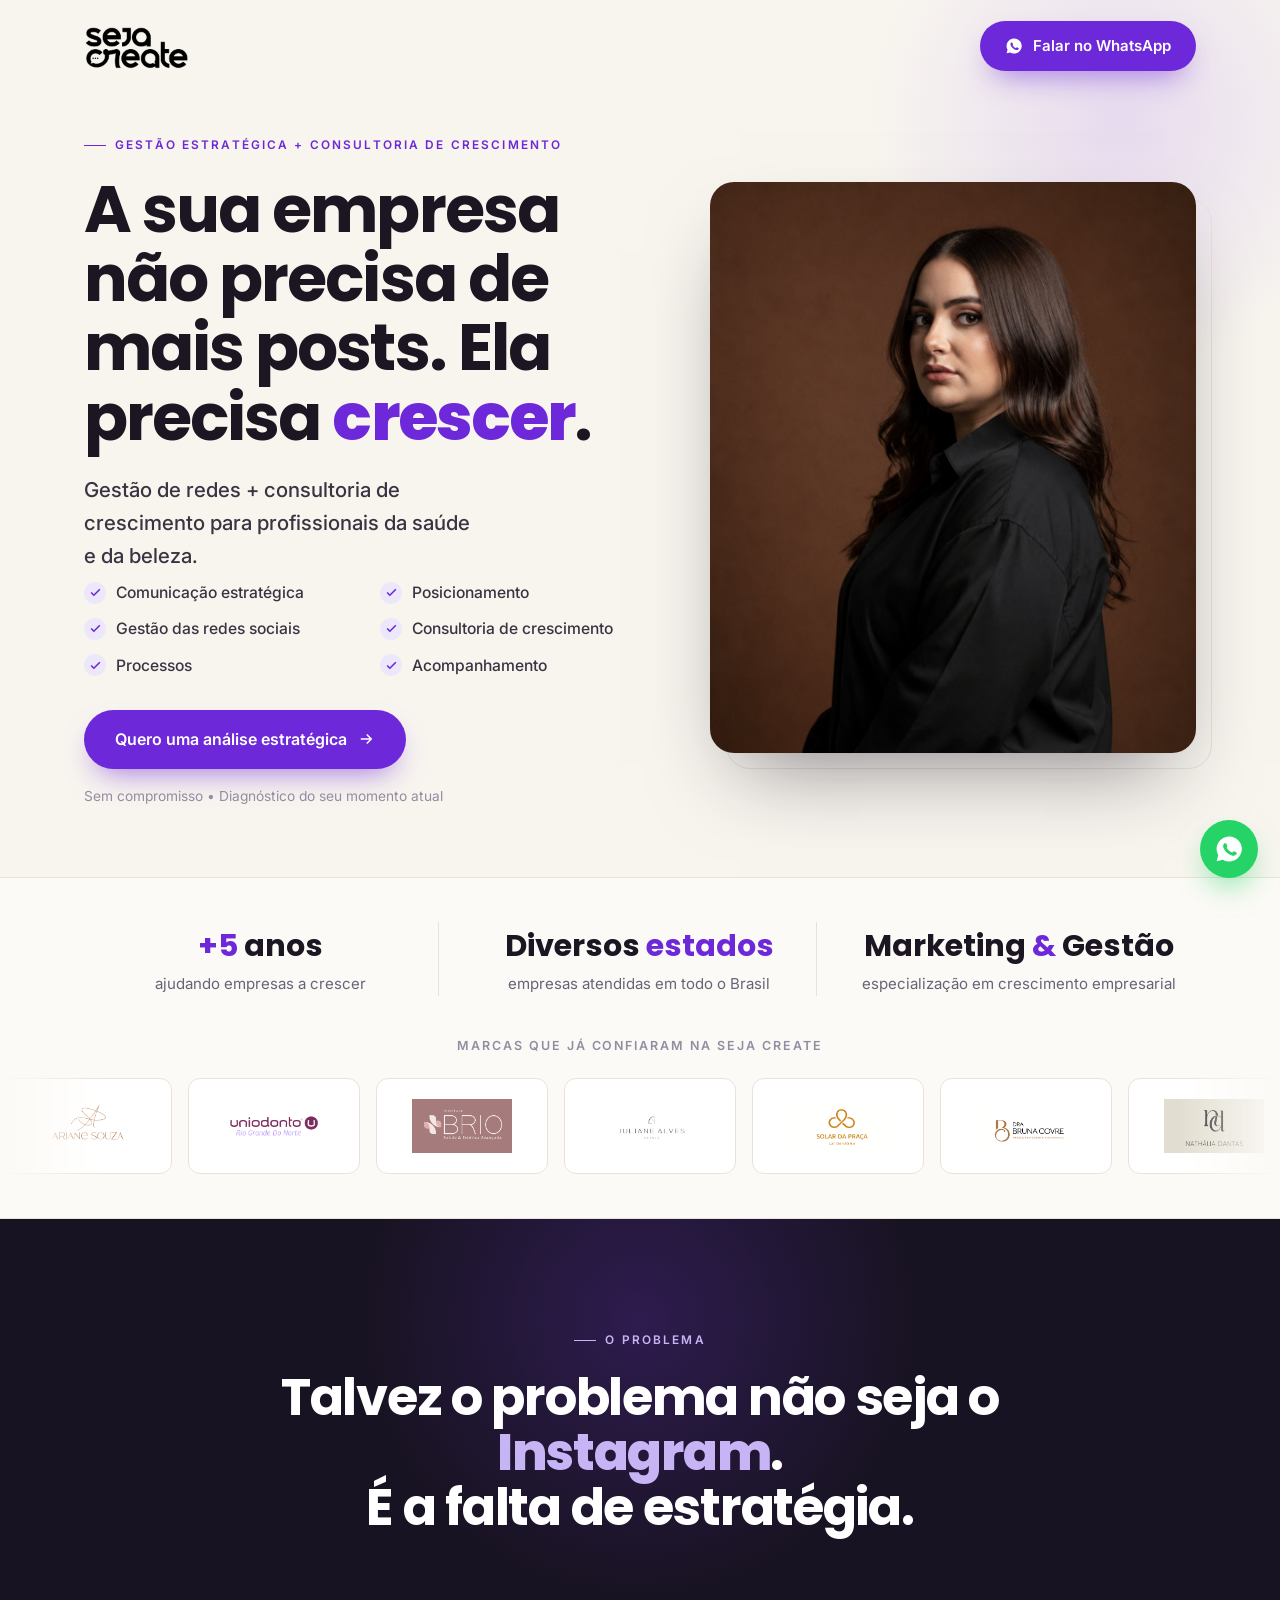
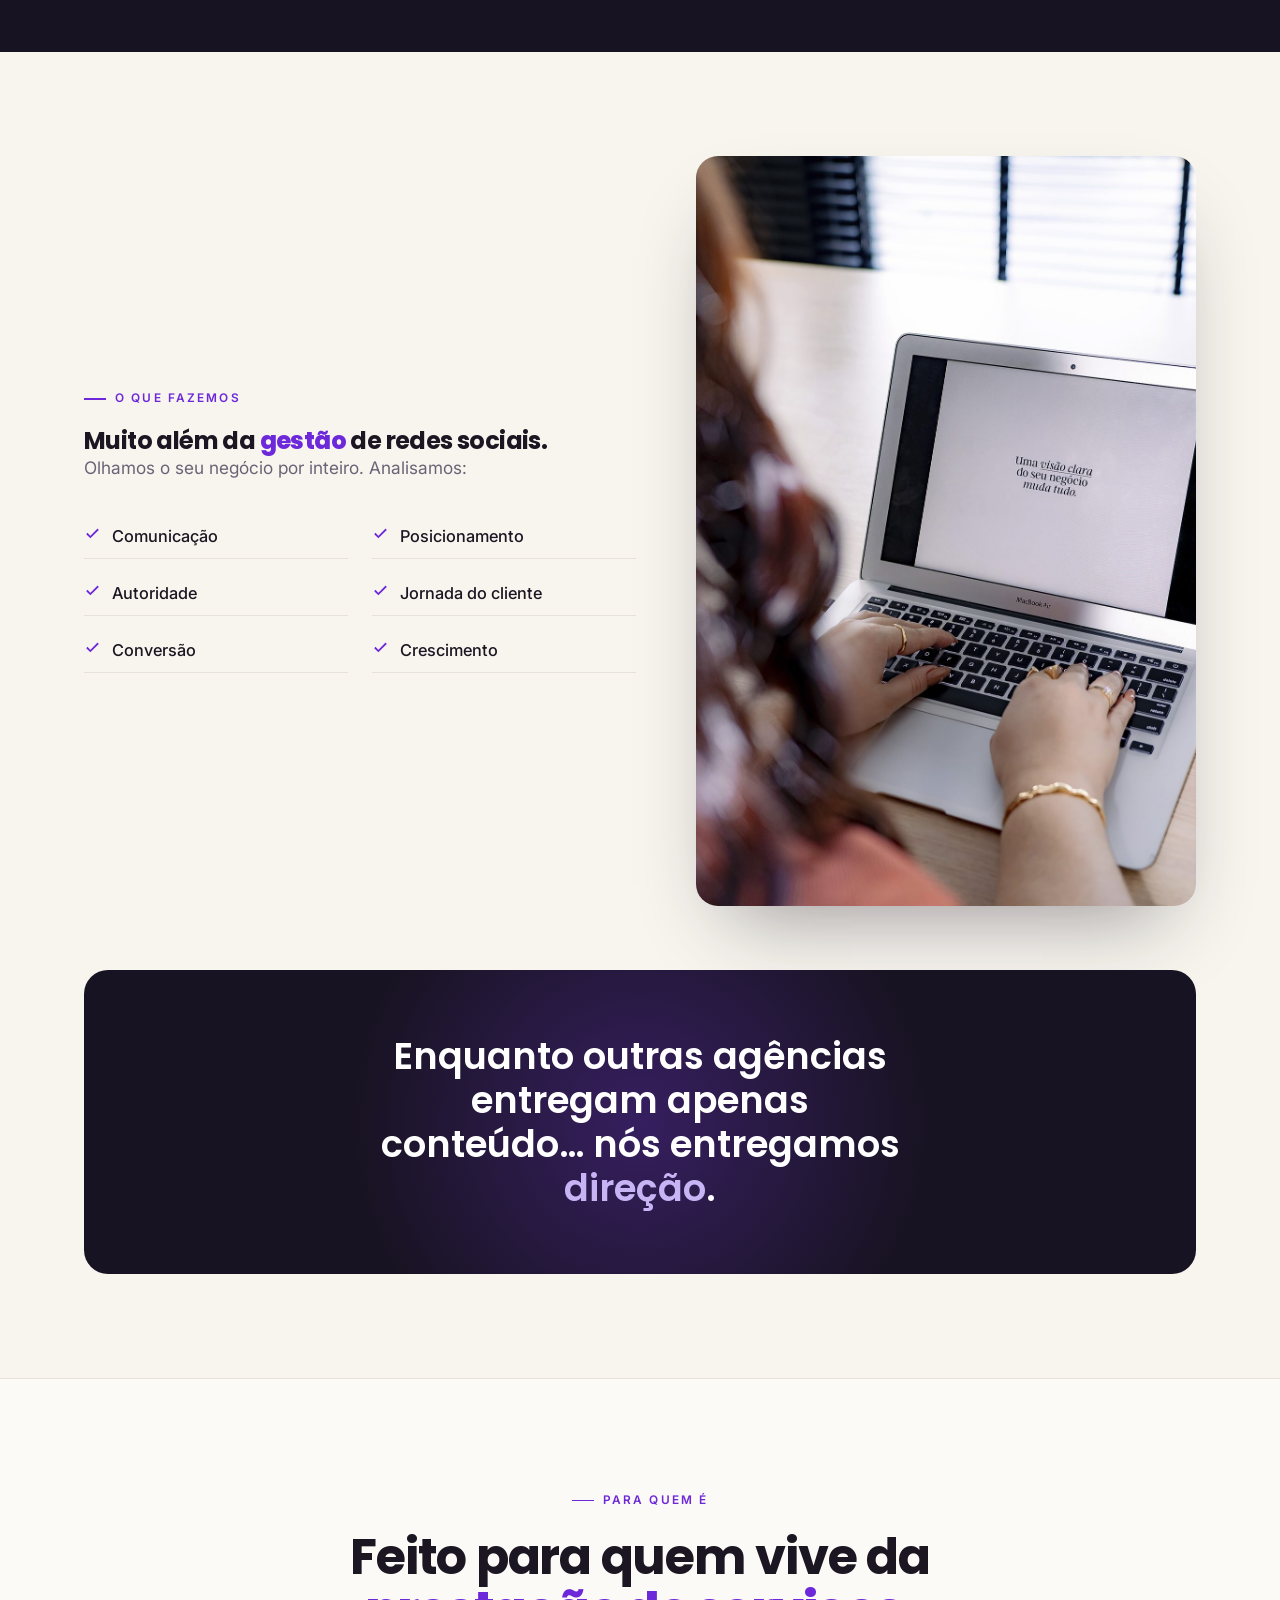
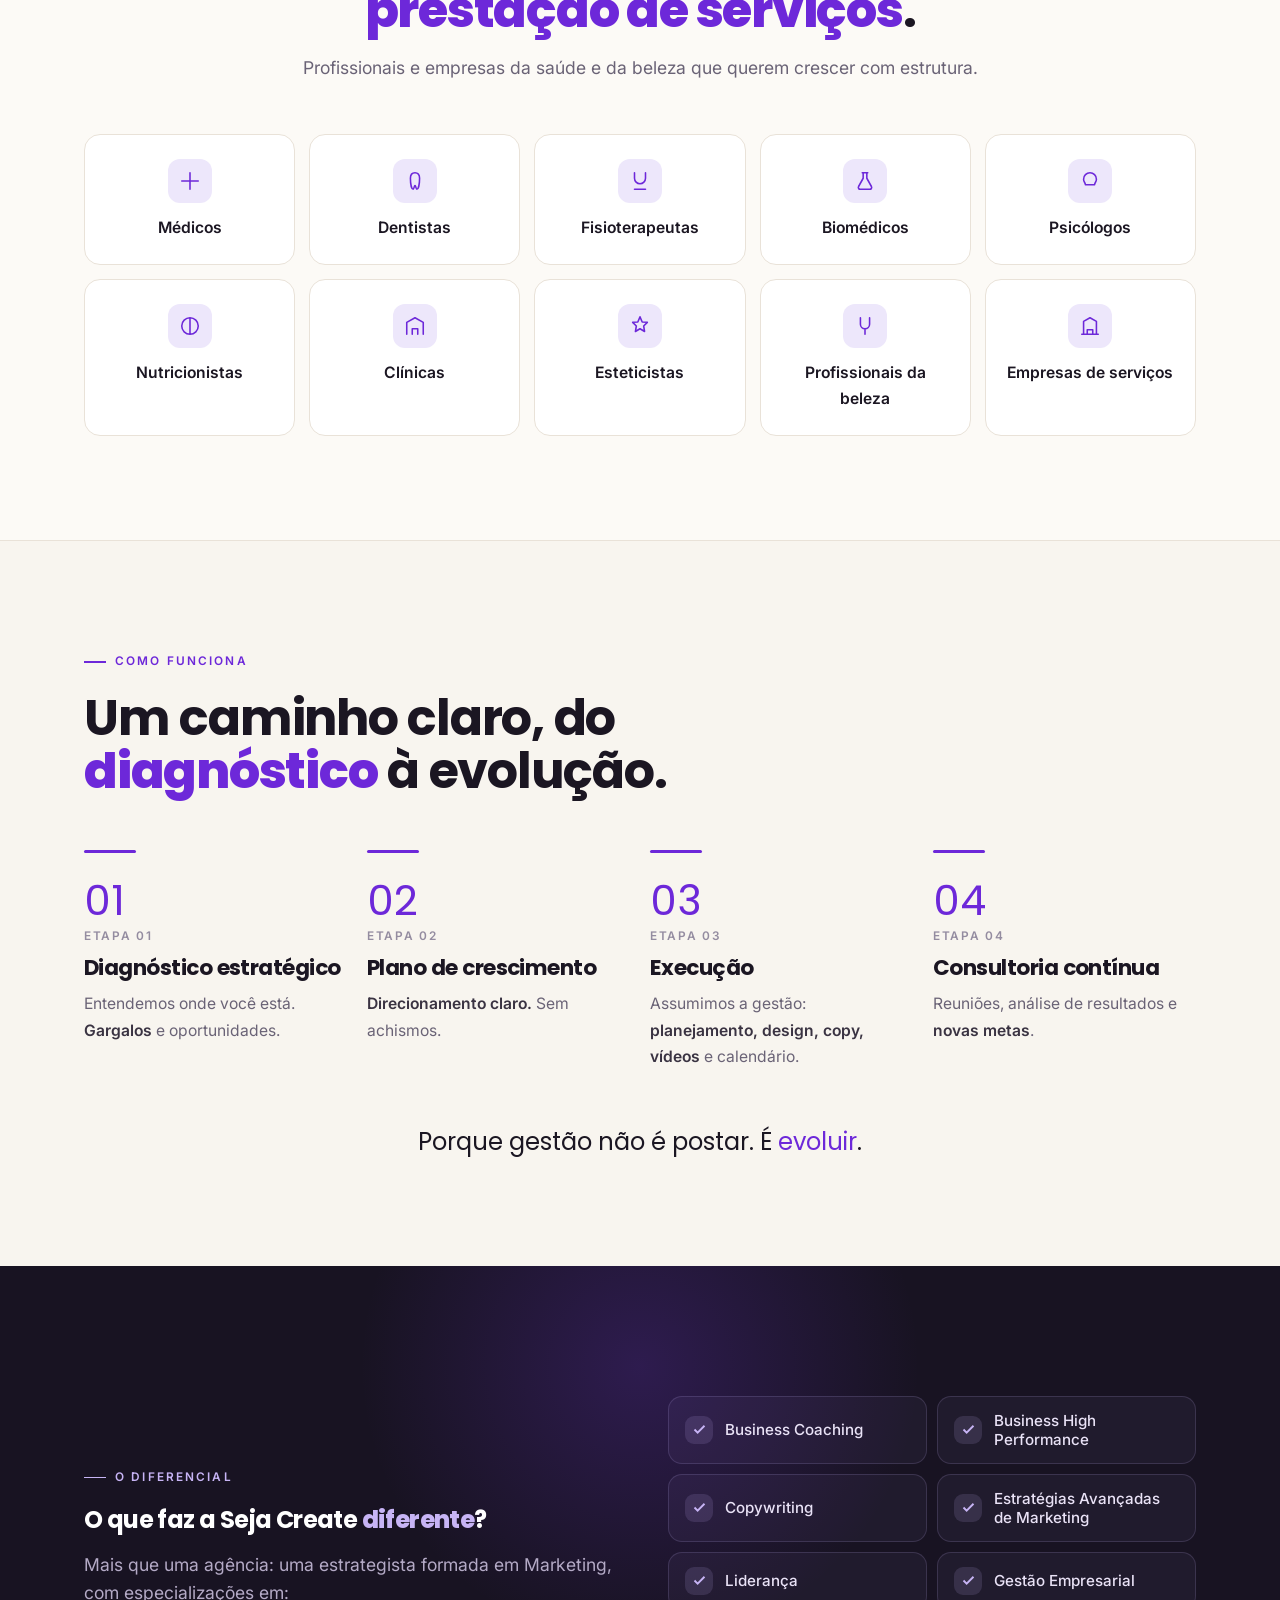
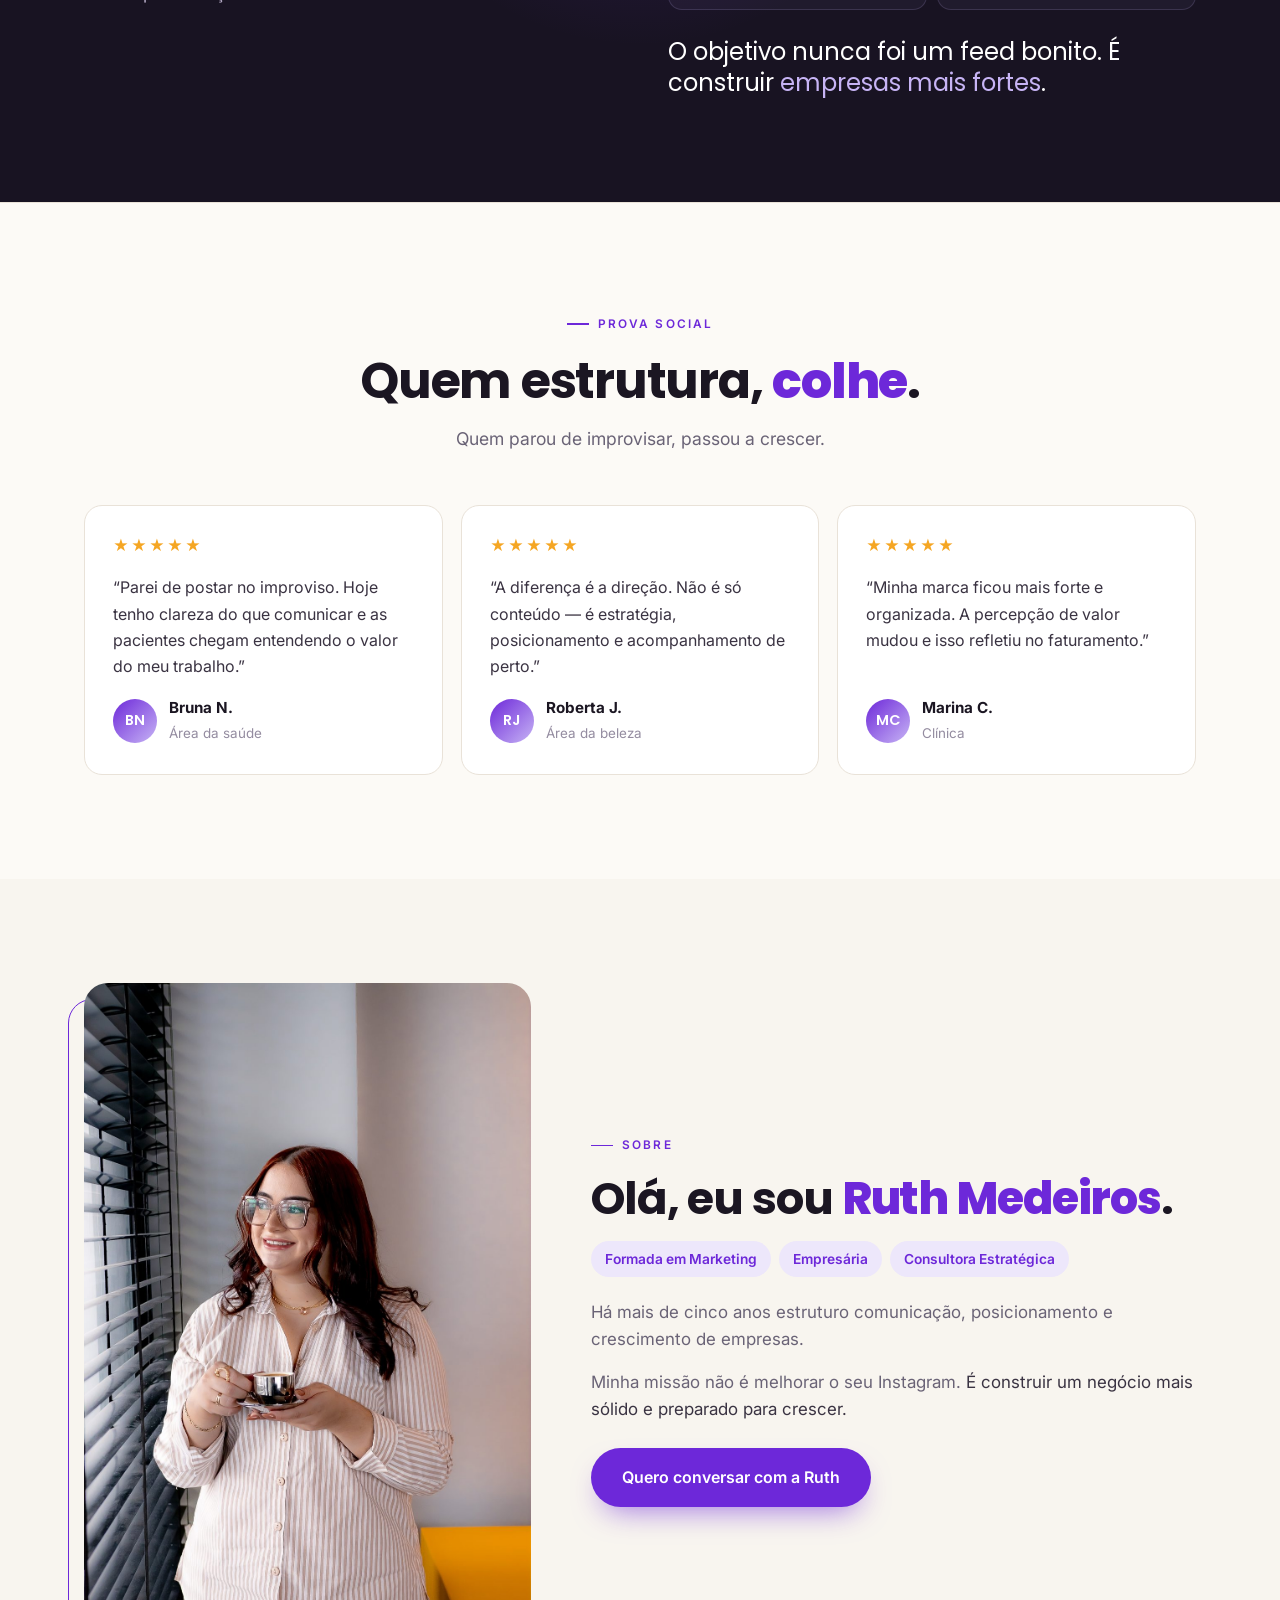
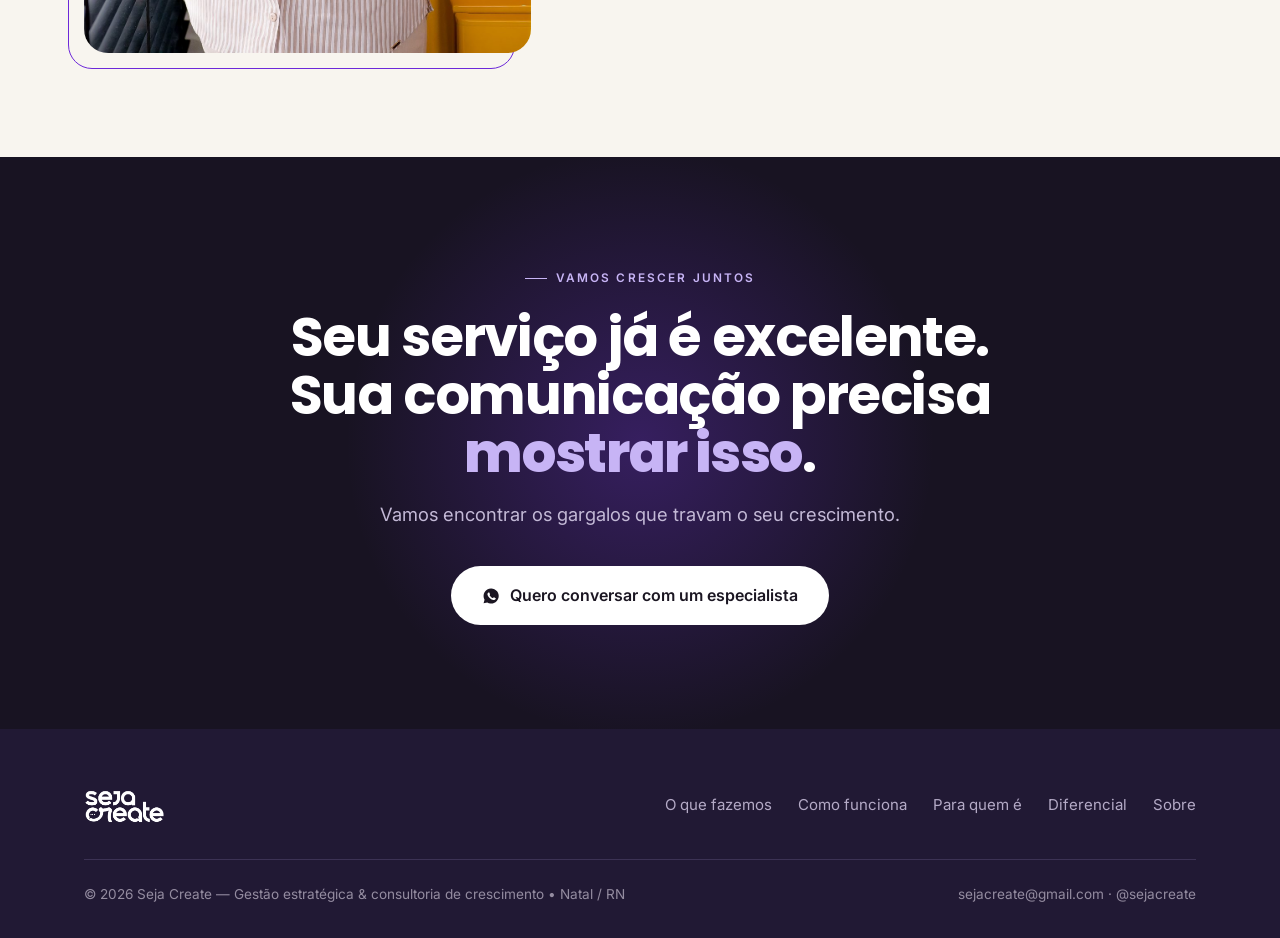
<file: assessoria/index.html>
<!DOCTYPE html>
<html lang="pt-BR">
<head>
<meta charset="UTF-8" />
<meta name="viewport" content="width=device-width, initial-scale=1.0" />
<title>Seja Create — Gestão estratégica + Consultoria de crescimento para saúde e beleza</title>
<meta name="description" content="Gestão estratégica de redes sociais e consultoria de crescimento para profissionais da saúde e da beleza. Comunicação, posicionamento e processos que fazem sua empresa crescer." />
<meta name="theme-color" content="#F8F5F0" />
<meta property="og:type" content="website" />
<meta property="og:url" content="https://sejacreate.com.br/assessoria" />
<meta property="og:title" content="A sua empresa não precisa de mais posts. Ela precisa crescer." />
<meta property="og:description" content="Gestão estratégica de redes sociais + consultoria de crescimento para profissionais da saúde e da beleza." />
<meta property="og:image" content="https://sejacreate.com.br/assessoria/assets/hero.jpg" />
<meta property="og:locale" content="pt_BR" />
<meta name="twitter:card" content="summary_large_image" />
<link rel="icon" type="image/png" href="assets/logo.png" />
<link rel="preconnect" href="https://fonts.googleapis.com" />
<link rel="preconnect" href="https://fonts.gstatic.com" crossorigin />
<link href="https://fonts.googleapis.com/css2?family=Poppins:wght@400;500;600;700;800&family=Inter:wght@400;500;600;700&display=swap" rel="stylesheet" />
<style>
  :root{
    --ivory:#F8F5EF;
    --cream:#FCFAF6;
    --card:#FFFFFF;
    --ink:#1B1622;
    --ink-2:#3A3342;
    --muted:#6A6376;
    --muted-2:#948CA0;

    --purple:#6D28D9;
    --purple-2:#7C3AED;
    --purple-deep:#4C1D95;
    --purple-soft:#EDE7FB;
    --violet-light:#C7B4F5;

    --dark:#181322;
    --dark-2:#211934;

    --line:#E9E2D8;
    --line-dark:rgba(199,180,245,.16);

    --maxw:1160px;
    --ease:cubic-bezier(.22,.61,.36,1);
    --serif:'Poppins',system-ui,-apple-system,'Segoe UI',sans-serif;
    --sans:'Inter',system-ui,-apple-system,'Segoe UI',sans-serif;
  }
  *{box-sizing:border-box;margin:0;padding:0;min-width:0}
  html{scroll-behavior:smooth;overflow-x:hidden}
  body{background:var(--ivory);color:var(--ink);font-family:var(--sans);line-height:1.6;-webkit-font-smoothing:antialiased;overflow-x:hidden;max-width:100vw}
  a{color:inherit;text-decoration:none}
  img{display:block;max-width:100%}
  ::selection{background:var(--purple);color:#fff}
  .wrap{width:100%;max-width:var(--maxw);margin:0 auto;padding:0 24px}
  section{position:relative}

  h1,h2,h3{font-family:var(--serif);font-weight:700;line-height:1.07;letter-spacing:-.025em}
  h1 em,h2 em,h3 em{font-style:normal;font-weight:800;color:var(--purple)}
  .direcao p em,.problema .hl em,.dif-grid .close em,.comofunciona .foot em,.sobre p em,.cta-final h2 em,.foot em,.trust-grid .t b em{font-style:normal}
  .eyebrow{display:inline-flex;align-items:center;gap:9px;font-size:.74rem;font-weight:600;letter-spacing:.18em;text-transform:uppercase;color:var(--purple);margin-bottom:20px}
  .eyebrow::before{content:"";width:22px;height:1.5px;background:var(--purple)}
  .eyebrow.on-dark{color:var(--violet-light)}
  .eyebrow.on-dark::before{background:var(--violet-light)}

  .btn{display:inline-flex;align-items:center;justify-content:center;gap:10px;font-family:var(--sans);font-weight:600;font-size:1rem;padding:16px 30px;border-radius:100px;cursor:pointer;border:1.5px solid transparent;transition:transform .25s var(--ease),box-shadow .3s,background .3s,color .3s,border-color .3s;white-space:nowrap}
  .btn-primary{background:var(--purple);color:#fff;box-shadow:0 14px 30px -12px rgba(109,40,217,.65)}
  .btn-primary:hover{background:var(--purple-deep);transform:translateY(-3px);box-shadow:0 20px 40px -14px rgba(109,40,217,.8)}
  .btn-outline{background:transparent;color:var(--ink);border-color:var(--line)}
  .btn-outline:hover{border-color:var(--purple);color:var(--purple);transform:translateY(-3px)}
  .btn-light{background:#fff;color:var(--ink)}
  .btn-light:hover{transform:translateY(-3px);box-shadow:0 18px 40px -12px rgba(0,0,0,.4)}
  .btn svg{width:18px;height:18px}

  /* NAV */
  header.nav{position:fixed;top:0;left:0;right:0;z-index:100;transition:background .35s,box-shadow .35s,border-color .35s}
  header.nav.scrolled{background:rgba(248,245,239,.85);backdrop-filter:blur(14px);border-bottom:1px solid var(--line)}
  .nav-inner{display:flex;align-items:center;justify-content:space-between;height:92px}
  .brand img{height:62px}
  .nav-right{display:flex;align-items:center;gap:22px}
  .nav-right .phone{font-size:.9rem;color:var(--muted);font-weight:500}
  .nav-right .phone:hover{color:var(--ink)}
  .btn.nav-btn{padding:12px 24px;font-size:.94rem}
  @media(max-width:640px){.nav-right .phone{display:none}.btn.nav-btn{padding:11px 16px;font-size:.88rem;gap:8px}}
  @media(max-width:420px){.btn.nav-btn .nav-btn-label{display:none}.btn.nav-btn{padding:11px 13px}}

  /* HERO */
  .hero{padding:128px 0 70px;position:relative;overflow:hidden}
  .hero::before{content:"";position:absolute;width:520px;height:520px;border-radius:50%;background:radial-gradient(circle,rgba(124,58,237,.14),transparent 68%);top:-140px;right:-100px;pointer-events:none}
  .hero-grid{display:grid;grid-template-columns:1.08fr .92fr;gap:56px;align-items:center;position:relative;z-index:2}
  .hero h1{font-size:clamp(2.5rem,5.4vw,4.05rem);letter-spacing:-.03em}
  .hero .sub{font-size:1.28rem;color:var(--ink-2);margin:22px 0 8px;font-weight:500;max-width:30ch}
  .hero .desc{font-size:1.03rem;color:var(--muted);max-width:44ch;margin-bottom:26px}
  .feature-list{display:grid;grid-template-columns:1fr 1fr;gap:11px 22px;margin-bottom:32px}
  .feature-list li{list-style:none;display:flex;align-items:center;gap:10px;font-size:.98rem;font-weight:500;color:var(--ink-2)}
  .feature-list .ck{width:22px;height:22px;border-radius:50%;background:var(--purple-soft);color:var(--purple);display:grid;place-items:center;flex-shrink:0}
  .feature-list .ck svg{width:13px;height:13px}
  .hero-cta{display:flex;gap:14px;flex-wrap:wrap;align-items:center}
  .hero-note{font-size:.86rem;color:var(--muted-2);margin-top:16px}

  .hero-photo{position:relative}
  .hero-photo .ph{border-radius:24px;overflow:hidden;box-shadow:0 40px 80px -30px rgba(27,22,34,.5);aspect-ratio:4/4.7}
  .hero-photo .ph img{width:100%;height:100%;object-fit:cover}
  .hero-photo::after{content:"";position:absolute;inset:0;border:1px solid var(--line);border-radius:24px;transform:translate(16px,16px);z-index:-1}
  .float-stat{position:absolute;left:-24px;bottom:34px;background:#fff;border-radius:16px;padding:16px 20px;box-shadow:0 24px 50px -18px rgba(27,22,34,.35);display:flex;align-items:center;gap:14px;animation:float 5s ease-in-out infinite}
  .float-stat b{font-family:var(--serif);font-size:1.9rem;color:var(--purple);line-height:1;display:block}
  .float-stat span{font-size:.8rem;color:var(--muted)}
  @keyframes float{0%,100%{transform:translateY(0)}50%{transform:translateY(-10px)}}

  /* PROVA / LOGOS */
  .trust{background:var(--cream);border-top:1px solid var(--line);border-bottom:1px solid var(--line);padding:44px 0}
  .trust-grid{display:grid;grid-template-columns:repeat(3,1fr);gap:24px;text-align:center}
  .trust-grid .t b{font-family:var(--serif);font-size:1.9rem;color:var(--ink);display:block}
  .trust-grid .t b em{font-style:normal;color:var(--purple)}
  .trust-grid .t span{font-size:.94rem;color:var(--muted)}
  .trust-grid .t{border-right:1px solid var(--line);padding:0 12px}
  .trust-grid .t:last-child{border-right:0}
  .logos-label{text-align:center;font-size:.78rem;letter-spacing:.16em;text-transform:uppercase;color:var(--muted-2);font-weight:600;margin:40px 0 22px}
  .logo-marquee{overflow:hidden;-webkit-mask-image:linear-gradient(90deg,transparent,#000 8%,#000 92%,transparent);mask-image:linear-gradient(90deg,transparent,#000 8%,#000 92%,transparent)}
  .logo-track{display:inline-flex;gap:16px;animation:scroll-x 46s linear infinite}
  .logo-track:hover{animation-play-state:paused}
  .logo-tile{flex:0 0 auto;width:172px;height:96px;border-radius:12px;background:#fff;border:1px solid var(--line);display:grid;place-items:center;padding:16px 22px}
  .logo-tile img{max-height:54px;max-width:100%;width:auto;object-fit:contain}
  @keyframes scroll-x{to{transform:translateX(-50%)}}

  /* SECTION base */
  section,footer{overflow-x:clip}
  .sec{padding:104px 0}
  .sec-head{max-width:680px;margin-bottom:52px}
  .sec-head.center{margin-inline:auto;text-align:center}
  .sec-head h2{font-size:clamp(2rem,4.3vw,3.1rem)}
  .sec-head p{color:var(--muted);font-size:1.1rem;margin-top:18px}

  /* DARK sections */
  .dark{background:var(--dark);color:#F3EFF9;overflow:hidden}
  .dark::before{content:"";position:absolute;width:600px;height:600px;border-radius:50%;background:radial-gradient(circle,rgba(124,58,237,.22),transparent 66%);top:-200px;left:50%;transform:translateX(-50%);pointer-events:none}
  .dark h2,.dark h3{color:#fff}
  .dark h2 em{color:var(--violet-light)}
  .dark .muted{color:#B4AAC6}

  /* PROBLEMA */
  .problema .inner{position:relative;z-index:2;max-width:820px;margin:0 auto;text-align:center}
  .problema h2{font-size:clamp(2rem,4.6vw,3.2rem);margin-bottom:14px}
  .problema .list{display:inline-flex;flex-direction:column;gap:12px;text-align:left;margin:34px 0}
  .problema .list li{list-style:none;display:flex;align-items:center;gap:13px;font-size:1.12rem;color:#E5DEF2}
  .problema .list .dot{width:8px;height:8px;border-radius:50%;background:var(--violet-light);flex-shrink:0}
  .problema .kick{font-size:1.25rem;color:#B4AAC6;max-width:56ch;margin:0 auto 8px}
  .problema .hl{font-family:var(--serif);font-size:clamp(1.5rem,3.2vw,2rem);color:#fff;margin-top:26px;line-height:1.25}
  .problema .hl em{color:var(--violet-light);font-style:normal}

  /* O QUE FAZEMOS */
  .fazemos-grid{display:grid;grid-template-columns:1.05fr .95fr;gap:60px;align-items:stretch}
  .fazemos-copy{display:flex;flex-direction:column;justify-content:center}
  .analise{display:grid;grid-template-columns:1fr 1fr;gap:12px 24px;margin-top:8px}
  .analise li{list-style:none;display:flex;align-items:center;gap:11px;font-size:1.02rem;font-weight:500;padding:9px 0;border-bottom:1px solid var(--line)}
  .analise .ck{color:var(--purple);flex-shrink:0}
  .analise .ck svg{width:17px;height:17px}
  .fazemos-photo{border-radius:22px;overflow:hidden;box-shadow:0 40px 80px -34px rgba(27,22,34,.45);min-height:100%}
  .fazemos-photo img{width:100%;height:100%;object-fit:cover;min-height:420px}
  .direcao{position:relative;overflow:hidden;margin-top:64px;text-align:center;padding:64px 34px;background:var(--dark);border-radius:24px}
  .direcao::before{content:"";position:absolute;width:620px;height:620px;border-radius:50%;background:radial-gradient(circle,rgba(124,58,237,.30),transparent 66%);top:50%;left:50%;transform:translate(-50%,-50%);pointer-events:none}
  .direcao p{position:relative;z-index:2;font-family:var(--serif);font-weight:600;font-size:clamp(1.5rem,3.4vw,2.3rem);line-height:1.2;max-width:22ch;margin:0 auto;color:#fff}
  .direcao p em{font-style:normal;color:var(--violet-light)}

  /* PARA QUEM É */
  .paraquem{background:var(--cream);border-top:1px solid var(--line);border-bottom:1px solid var(--line)}
  .chips{display:grid;grid-template-columns:repeat(5,1fr);gap:14px}
  .chip{background:#fff;border:1px solid var(--line);border-radius:16px;padding:24px 18px;text-align:center;transition:.3s;font-weight:600;font-size:.98rem}
  .chip:hover{border-color:var(--purple);transform:translateY(-4px);box-shadow:0 18px 34px -20px rgba(109,40,217,.4)}
  .chip .ic{width:44px;height:44px;margin:0 auto 12px;border-radius:12px;background:var(--purple-soft);display:grid;place-items:center}
  .chip .ic svg{width:22px;height:22px;stroke:var(--purple)}

  /* COMO FUNCIONA */
  .steps{display:grid;grid-template-columns:repeat(4,1fr);gap:20px}
  .step{position:relative;padding-top:30px}
  .step .n{font-family:var(--serif);font-size:2.6rem;color:var(--purple);line-height:1}
  .step .et{font-size:.74rem;letter-spacing:.14em;text-transform:uppercase;color:var(--muted-2);font-weight:600;margin:6px 0 10px}
  .step h3{font-size:1.35rem;margin-bottom:12px}
  .step p{color:var(--muted);font-size:.98rem;line-height:1.7}
  .step p b{color:var(--ink-2);font-weight:600}
  .step::before{content:"";position:absolute;top:0;left:0;width:52px;height:3px;background:var(--purple);border-radius:3px}
  .comofunciona .foot{margin-top:52px;text-align:center;font-family:var(--serif);font-size:1.5rem;color:var(--ink)}
  .comofunciona .foot em{font-style:normal;color:var(--purple)}

  /* DIFERENCIAL */
  .dif-grid{display:grid;grid-template-columns:1fr 1fr;gap:56px;align-items:center;position:relative;z-index:2}
  .specs{display:grid;grid-template-columns:1fr 1fr;gap:10px;margin:26px 0}
  .spec{display:flex;align-items:center;gap:12px;padding:14px 16px;border:1px solid var(--line-dark);background:rgba(199,180,245,.05);border-radius:14px;color:#E9E2F6;font-size:.95rem;font-weight:500;line-height:1.25;transition:border-color .3s,background .3s,transform .3s}
  .spec:hover{border-color:rgba(199,180,245,.4);background:rgba(199,180,245,.1);transform:translateY(-3px)}
  .spec .sic{width:28px;height:28px;flex-shrink:0;border-radius:9px;background:rgba(199,180,245,.14);color:var(--violet-light);display:grid;place-items:center}
  .spec .sic svg{width:15px;height:15px}
  .dif-grid .close{font-family:var(--serif);font-size:1.5rem;line-height:1.3;color:#fff;margin-top:8px}
  .dif-grid .close em{font-style:normal;color:var(--violet-light)}

  /* RESULTADOS */
  .res-grid{display:grid;grid-template-columns:repeat(4,1fr);gap:16px}
  .res{background:var(--card);border:1px solid var(--line);border-radius:18px;padding:26px 24px;display:flex;align-items:center;gap:14px;transition:.3s}
  .res:hover{border-color:var(--purple);transform:translateY(-4px)}
  .res .plus{font-family:var(--serif);font-size:1.7rem;color:var(--purple);line-height:1}
  .res b{font-weight:600;font-size:1.05rem}

  /* PROVA SOCIAL */
  .social{background:var(--cream);border-top:1px solid var(--line)}
  .num-row{display:grid;grid-template-columns:repeat(4,1fr);gap:20px;margin-bottom:52px}
  .num{text-align:center;padding:28px 18px;background:#fff;border:1px solid var(--line);border-radius:18px}
  .num b{font-family:var(--serif);font-size:2.6rem;color:var(--purple);display:block;line-height:1}
  .num span{font-size:.92rem;color:var(--muted);margin-top:8px;display:block}
  .testi-grid{display:grid;grid-template-columns:repeat(3,1fr);gap:18px}
  .testi{background:#fff;border:1px solid var(--line);border-radius:18px;padding:28px;display:flex;flex-direction:column;gap:16px}
  .testi .stars{color:#F5A623;letter-spacing:2px;font-size:.95rem}
  .testi p{font-size:1rem;color:var(--ink-2);line-height:1.65}
  .testi .who{display:flex;align-items:center;gap:12px;margin-top:auto}
  .testi .av{width:44px;height:44px;border-radius:50%;background:linear-gradient(135deg,var(--purple),var(--violet-light));flex-shrink:0;display:grid;place-items:center;color:#fff;font-family:var(--serif);font-weight:600;font-size:.9rem;letter-spacing:.02em}
  .testi .who b{font-size:.95rem;display:block}
  .testi .who span{font-size:.84rem;color:var(--muted-2)}
  .social-note{text-align:center;margin-top:34px;font-size:.9rem;color:var(--muted-2);font-style:normal}

  /* SOBRE */
  .sobre-grid{display:grid;grid-template-columns:.85fr 1.15fr;gap:60px;align-items:center}
  .sobre-photo{position:relative}
  .sobre-photo img{width:100%;border-radius:24px}
  .sobre-photo::after{content:"";position:absolute;inset:0;border:1px solid var(--purple);border-radius:24px;transform:translate(-16px,16px);z-index:-1}
  .sobre h2{font-size:clamp(2rem,4vw,2.8rem)}
  .sobre .role{display:flex;flex-wrap:wrap;gap:8px;margin:18px 0 22px}
  .sobre .role span{font-size:.86rem;font-weight:600;color:var(--purple);background:var(--purple-soft);padding:7px 14px;border-radius:100px}
  .sobre p{color:var(--muted);font-size:1.06rem;margin-bottom:16px}
  .sobre p em{font-style:normal;color:var(--ink-2)}

  /* FAQ */
  .faq{background:var(--cream);border-top:1px solid var(--line)}
  .faq-list{max-width:800px;margin:0 auto}
  details{border-bottom:1px solid var(--line);padding:6px 0}
  summary{list-style:none;cursor:pointer;padding:22px 4px;display:flex;justify-content:space-between;align-items:center;gap:20px;font-family:var(--serif);font-size:1.22rem;font-weight:500;color:var(--ink)}
  summary::-webkit-details-marker{display:none}
  summary .i{width:30px;height:30px;flex-shrink:0;border-radius:50%;border:1.5px solid var(--purple);color:var(--purple);display:grid;place-items:center;transition:.3s;font-size:1.3rem;line-height:1}
  details[open] summary .i{background:var(--purple);color:#fff;transform:rotate(45deg)}
  details .a{padding:0 4px 24px;color:var(--muted);font-size:1.02rem;max-width:70ch}

  /* CTA FINAL */
  .cta-final{background:var(--dark);color:#fff;text-align:center;overflow:hidden}
  .cta-final::before{content:"";position:absolute;width:640px;height:640px;border-radius:50%;background:radial-gradient(circle,rgba(124,58,237,.3),transparent 65%);top:50%;left:50%;transform:translate(-50%,-50%);pointer-events:none}
  .cta-final .inner{position:relative;z-index:2;max-width:760px;margin:0 auto}
  .cta-final h2{font-size:clamp(2.1rem,4.8vw,3.4rem);color:#fff;margin-bottom:18px}
  .cta-final h2 em{color:var(--violet-light);font-style:normal}
  .cta-final p{color:#C3B9D6;font-size:1.15rem;max-width:52ch;margin:0 auto 36px}

  /* FOOTER */
  footer{background:var(--dark-2);color:#B4AAC6;padding:52px 0 32px}
  .foot-top{display:flex;justify-content:space-between;align-items:center;gap:24px;flex-wrap:wrap;padding-bottom:30px;border-bottom:1px solid var(--line-dark)}
  footer .brand img{height:48px;filter:invert(1) brightness(2.2)}
  .foot-links{display:flex;gap:26px;flex-wrap:wrap}
  .foot-links a{font-size:.94rem}
  .foot-links a:hover{color:#fff}
  .foot-bottom{display:flex;justify-content:space-between;gap:14px;flex-wrap:wrap;padding-top:24px;font-size:.85rem;color:var(--muted-2)}

  /* WhatsApp float */
  .wa{position:fixed;right:22px;bottom:22px;z-index:90;width:58px;height:58px;border-radius:50%;background:#25D366;display:grid;place-items:center;box-shadow:0 14px 30px -8px rgba(37,211,102,.6);transition:transform .3s}
  .wa:hover{transform:scale(1.08)}
  .wa svg{width:30px;height:30px;fill:#fff}

  /* reveal */
  .reveal{opacity:0;transform:translateY(24px);transition:opacity .7s var(--ease),transform .7s var(--ease)}
  .reveal.in{opacity:1;transform:none}

  @media(max-width:940px){
    .hero-grid,.fazemos-grid,.dif-grid,.sobre-grid{grid-template-columns:1fr;gap:40px}
    .hero-copy{order:1}.hero-photo{order:2;max-width:440px;margin:0 auto}
    .chips{grid-template-columns:repeat(3,1fr)}
    .steps,.res-grid,.num-row{grid-template-columns:repeat(2,1fr)}
    .testi-grid{grid-template-columns:1fr 1fr}
    .sobre-photo{max-width:420px;margin:0 auto}
    .sobre-photo::after{transform:translate(-10px,10px)}
    .sec{padding:84px 0}
    .nav-inner{height:78px}.brand img{height:52px}
  }
  @media(max-width:600px){
    .wrap{padding:0 18px}
    .hero{padding:96px 0 52px}
    .hero h1{font-size:2.15rem;letter-spacing:-.02em}
    .hero .sub{font-size:1.12rem}
    .feature-list,.analise,.steps,.res-grid,.num-row,.testi-grid,.trust-grid{grid-template-columns:1fr}
    .chips{grid-template-columns:1fr 1fr}
    .specs{grid-template-columns:1fr}
    .trust-grid .t{border-right:0;border-bottom:1px solid var(--line);padding-bottom:18px}
    .trust-grid .t:last-child{border-bottom:0}
    .trust-grid .t b{font-size:1.6rem}
    .sec{padding:64px 0}
    .sec-head{margin-bottom:38px}
    .hero-cta .btn{width:100%}
    .float-stat{left:12px}
    .direcao{padding:38px 22px}
    .nav-inner{height:70px}.brand img{height:46px}
    .problema .list li{font-size:1.02rem}
  }
  @media(max-width:400px){
    .chips{grid-template-columns:1fr}
    .hero h1{font-size:1.95rem}
    .brand img{height:42px}
  }
</style>
</head>
<body>

<!-- NAV -->
<header class="nav" id="nav">
  <div class="wrap nav-inner">
    <a href="#topo" class="brand"><img src="assets/logo.png" alt="Seja Create" /></a>
    <div class="nav-right">
      <a href="https://wa.me/5584994137882?text=Ol%C3%A1%2C%20quero%20uma%20an%C3%A1lise%20estrat%C3%A9gica%20com%20a%20Seja%20Create" target="_blank" rel="noopener" class="btn btn-primary nav-btn">
        <svg viewBox="0 0 24 24" fill="currentColor"><path d="M12 2a10 10 0 0 0-8.6 15l-1.3 4.8 4.9-1.3A10 10 0 1 0 12 2Zm5.7 14.2c-.2.6-1.2 1.2-1.7 1.2-.4 0-1 .1-3.2-.9-2.7-1.2-4.4-4-4.5-4.2-.1-.2-1-1.4-1-2.6s.6-1.8.9-2.1c.2-.2.5-.3.6-.3h.5c.2 0 .4 0 .6.5l.7 1.8c.1.2.1.4 0 .5l-.3.4c-.2.2-.3.3-.1.6.2.3.8 1.3 1.7 2.1 1.2 1 2.1 1.3 2.4 1.5.2.1.4.1.5-.1l.6-.7c.2-.3.4-.2.6-.1l1.7.8c.3.1.4.2.5.3.1.2.1.7-.1 1.3Z"/></svg>
        <span class="nav-btn-label">Falar no WhatsApp</span>
      </a>
    </div>
  </div>
</header>

<!-- HERO -->
<section class="hero" id="topo">
  <div class="wrap hero-grid">
    <div class="hero-copy reveal">
      <span class="eyebrow">Gestão estratégica + Consultoria de crescimento</span>
      <h1>A sua empresa não precisa de mais posts. Ela precisa <em>crescer</em>.</h1>
      <p class="sub">Gestão de redes + consultoria de crescimento para profissionais da saúde e da beleza.</p>
      <ul class="feature-list">
        <li><span class="ck"><svg viewBox="0 0 24 24" fill="none" stroke="currentColor" stroke-width="3"><path d="M20 6 9 17l-5-5"/></svg></span>Comunicação estratégica</li>
        <li><span class="ck"><svg viewBox="0 0 24 24" fill="none" stroke="currentColor" stroke-width="3"><path d="M20 6 9 17l-5-5"/></svg></span>Posicionamento</li>
        <li><span class="ck"><svg viewBox="0 0 24 24" fill="none" stroke="currentColor" stroke-width="3"><path d="M20 6 9 17l-5-5"/></svg></span>Gestão das redes sociais</li>
        <li><span class="ck"><svg viewBox="0 0 24 24" fill="none" stroke="currentColor" stroke-width="3"><path d="M20 6 9 17l-5-5"/></svg></span>Consultoria de crescimento</li>
        <li><span class="ck"><svg viewBox="0 0 24 24" fill="none" stroke="currentColor" stroke-width="3"><path d="M20 6 9 17l-5-5"/></svg></span>Processos</li>
        <li><span class="ck"><svg viewBox="0 0 24 24" fill="none" stroke="currentColor" stroke-width="3"><path d="M20 6 9 17l-5-5"/></svg></span>Acompanhamento</li>
      </ul>
      <div class="hero-cta">
        <a href="#contato" class="btn btn-primary">Quero uma análise estratégica
          <svg viewBox="0 0 24 24" fill="none" stroke="currentColor" stroke-width="2"><path d="M5 12h14M13 6l6 6-6 6"/></svg>
        </a>
      </div>
      <p class="hero-note">Sem compromisso • Diagnóstico do seu momento atual</p>
    </div>
    <div class="hero-photo reveal">
      <div class="ph"><img src="assets/hero.jpg" alt="Ruth Medeiros — estrategista da Seja Create" /></div>
    </div>
  </div>
</section>

<!-- TRUST / LOGOS -->
<section class="trust">
  <div class="wrap">
    <div class="trust-grid">
      <div class="t reveal"><b><em>+5</em> anos</b><span>ajudando empresas a crescer</span></div>
      <div class="t reveal"><b>Diversos <em>estados</em></b><span>empresas atendidas em todo o Brasil</span></div>
      <div class="t reveal"><b>Marketing <em>&amp;</em> Gestão</b><span>especialização em crescimento empresarial</span></div>
    </div>
    <p class="logos-label">Marcas que já confiaram na Seja Create</p>
  </div>
  <div class="logo-marquee"><div class="logo-track" id="logoTrack"></div></div>
</section>

<!-- PROBLEMA -->
<section class="sec dark problema">
  <div class="wrap">
    <div class="inner reveal">
      <span class="eyebrow on-dark" style="justify-content:center">O problema</span>
      <h2>Talvez o problema não seja o <em>Instagram</em>.<br>É a falta de estratégia.</h2>
    </div>
  </div>
</section>

<!-- O QUE FAZEMOS -->
<section class="sec" id="oquefazemos">
  <div class="wrap">
    <div class="fazemos-grid">
      <div class="reveal fazemos-copy">
        <span class="eyebrow">O que fazemos</span>
        <h2>Muito além da <em>gestão</em> de redes sociais.</h2>
        <p class="sec-head" style="margin-bottom:24px;color:var(--muted);font-size:1.08rem">Olhamos o seu negócio por inteiro. Analisamos:</p>
        <ul class="analise">
          <li><span class="ck"><svg viewBox="0 0 24 24" fill="none" stroke="currentColor" stroke-width="2.5"><path d="M20 6 9 17l-5-5"/></svg></span>Comunicação</li>
          <li><span class="ck"><svg viewBox="0 0 24 24" fill="none" stroke="currentColor" stroke-width="2.5"><path d="M20 6 9 17l-5-5"/></svg></span>Posicionamento</li>
          <li><span class="ck"><svg viewBox="0 0 24 24" fill="none" stroke="currentColor" stroke-width="2.5"><path d="M20 6 9 17l-5-5"/></svg></span>Autoridade</li>
          <li><span class="ck"><svg viewBox="0 0 24 24" fill="none" stroke="currentColor" stroke-width="2.5"><path d="M20 6 9 17l-5-5"/></svg></span>Jornada do cliente</li>
          <li><span class="ck"><svg viewBox="0 0 24 24" fill="none" stroke="currentColor" stroke-width="2.5"><path d="M20 6 9 17l-5-5"/></svg></span>Conversão</li>
          <li><span class="ck"><svg viewBox="0 0 24 24" fill="none" stroke="currentColor" stroke-width="2.5"><path d="M20 6 9 17l-5-5"/></svg></span>Crescimento</li>
        </ul>
      </div>
      <div class="fazemos-photo reveal"><img src="assets/visao.jpg" alt="Uma visão clara do seu negócio muda tudo" /></div>
    </div>
    <div class="direcao reveal">
      <p>Enquanto outras agências entregam apenas conteúdo… nós entregamos <em>direção</em>.</p>
    </div>
  </div>
</section>

<!-- PARA QUEM É -->
<section class="sec paraquem" id="paraquem">
  <div class="wrap">
    <div class="sec-head center reveal">
      <span class="eyebrow" style="justify-content:center">Para quem é</span>
      <h2>Feito para quem vive da <em>prestação de serviços</em>.</h2>
      <p>Profissionais e empresas da saúde e da beleza que querem crescer com estrutura.</p>
    </div>
    <div class="chips" id="chips"></div>
  </div>
</section>

<!-- COMO FUNCIONA -->
<section class="sec comofunciona" id="comofunciona">
  <div class="wrap">
    <div class="sec-head reveal">
      <span class="eyebrow">Como funciona</span>
      <h2>Um caminho claro, do <em>diagnóstico</em> à evolução.</h2>
    </div>
    <div class="steps">
      <div class="step reveal">
        <div class="n">01</div><div class="et">Etapa 01</div>
        <h3>Diagnóstico estratégico</h3>
        <p>Entendemos onde você está. <b>Gargalos</b> e oportunidades.</p>
      </div>
      <div class="step reveal">
        <div class="n">02</div><div class="et">Etapa 02</div>
        <h3>Plano de crescimento</h3>
        <p><b>Direcionamento claro.</b> Sem achismos.</p>
      </div>
      <div class="step reveal">
        <div class="n">03</div><div class="et">Etapa 03</div>
        <h3>Execução</h3>
        <p>Assumimos a gestão: <b>planejamento, design, copy, vídeos</b> e calendário.</p>
      </div>
      <div class="step reveal">
        <div class="n">04</div><div class="et">Etapa 04</div>
        <h3>Consultoria contínua</h3>
        <p>Reuniões, análise de resultados e <b>novas metas</b>.</p>
      </div>
    </div>
    <p class="foot reveal">Porque gestão não é postar. É <em>evoluir</em>.</p>
  </div>
</section>

<!-- DIFERENCIAL -->
<section class="sec dark diferencial" id="diferencial">
  <div class="wrap">
    <div class="dif-grid">
      <div class="reveal">
        <span class="eyebrow on-dark">O diferencial</span>
        <h2>O que faz a Seja Create <em>diferente</em>?</h2>
        <p class="muted" style="font-size:1.1rem;margin-top:18px">Mais que uma agência: uma estrategista formada em Marketing, com especializações em:</p>
      </div>
      <div class="reveal">
        <div class="specs">
          <div class="spec"><span class="sic"><svg viewBox="0 0 24 24" fill="none" stroke="currentColor" stroke-width="3"><path d="M20 6 9 17l-5-5"/></svg></span>Business Coaching</div>
          <div class="spec"><span class="sic"><svg viewBox="0 0 24 24" fill="none" stroke="currentColor" stroke-width="3"><path d="M20 6 9 17l-5-5"/></svg></span>Business High Performance</div>
          <div class="spec"><span class="sic"><svg viewBox="0 0 24 24" fill="none" stroke="currentColor" stroke-width="3"><path d="M20 6 9 17l-5-5"/></svg></span>Copywriting</div>
          <div class="spec"><span class="sic"><svg viewBox="0 0 24 24" fill="none" stroke="currentColor" stroke-width="3"><path d="M20 6 9 17l-5-5"/></svg></span>Estratégias Avançadas de Marketing</div>
          <div class="spec"><span class="sic"><svg viewBox="0 0 24 24" fill="none" stroke="currentColor" stroke-width="3"><path d="M20 6 9 17l-5-5"/></svg></span>Liderança</div>
          <div class="spec"><span class="sic"><svg viewBox="0 0 24 24" fill="none" stroke="currentColor" stroke-width="3"><path d="M20 6 9 17l-5-5"/></svg></span>Gestão Empresarial</div>
        </div>
        <p class="close">O objetivo nunca foi um feed bonito. É construir <em>empresas mais fortes</em>.</p>
      </div>
    </div>
  </div>
</section>

<!-- PROVA SOCIAL -->
<section class="sec social" id="provasocial">
  <div class="wrap">
    <div class="sec-head center reveal">
      <span class="eyebrow" style="justify-content:center">Prova social</span>
      <h2>Quem estrutura, <em>colhe</em>.</h2>
      <p>Quem parou de improvisar, passou a crescer.</p>
    </div>
    <div class="testi-grid">
      <div class="testi reveal">
        <div class="stars">★★★★★</div>
        <p>“Parei de postar no improviso. Hoje tenho clareza do que comunicar e as pacientes chegam entendendo o valor do meu trabalho.”</p>
        <div class="who"><div class="av">BN</div><div><b>Bruna N.</b><span>Área da saúde</span></div></div>
      </div>
      <div class="testi reveal">
        <div class="stars">★★★★★</div>
        <p>“A diferença é a direção. Não é só conteúdo — é estratégia, posicionamento e acompanhamento de perto.”</p>
        <div class="who"><div class="av">RJ</div><div><b>Roberta J.</b><span>Área da beleza</span></div></div>
      </div>
      <div class="testi reveal">
        <div class="stars">★★★★★</div>
        <p>“Minha marca ficou mais forte e organizada. A percepção de valor mudou e isso refletiu no faturamento.”</p>
        <div class="who"><div class="av">MC</div><div><b>Marina C.</b><span>Clínica</span></div></div>
      </div>
    </div>
  </div>
</section>

<!-- SOBRE -->
<section class="sec sobre" id="sobre">
  <div class="wrap sobre-grid">
    <div class="sobre-photo reveal"><img src="assets/sobre.jpg" alt="Ruth Medeiros" /></div>
    <div class="reveal">
      <span class="eyebrow">Sobre</span>
      <h2>Olá, eu sou <em>Ruth Medeiros</em>.</h2>
      <div class="role">
        <span>Formada em Marketing</span><span>Empresária</span><span>Consultora Estratégica</span>
      </div>
      <p>Há mais de cinco anos estruturo comunicação, posicionamento e crescimento de empresas.</p>
      <p>Minha missão não é melhorar o seu Instagram. <em>É construir um negócio mais sólido e preparado para crescer.</em></p>
      <div class="hero-cta" style="margin-top:24px"><a href="#contato" class="btn btn-primary">Quero conversar com a Ruth</a></div>
    </div>
  </div>
</section>

<!-- CTA FINAL -->
<section class="sec cta-final" id="contato">
  <div class="wrap">
    <div class="inner reveal">
      <span class="eyebrow on-dark" style="justify-content:center">Vamos crescer juntos</span>
      <h2>Seu serviço já é excelente. Sua comunicação precisa <em>mostrar isso</em>.</h2>
      <p>Vamos encontrar os gargalos que travam o seu crescimento.</p>
      <div class="hero-cta" style="justify-content:center">
        <a href="https://wa.me/5584994137882?text=Ol%C3%A1%2C%20quero%20uma%20an%C3%A1lise%20estrat%C3%A9gica%20com%20a%20Seja%20Create" target="_blank" rel="noopener" class="btn btn-light">
          <svg viewBox="0 0 24 24" fill="currentColor"><path d="M12 2a10 10 0 0 0-8.6 15l-1.3 4.8 4.9-1.3A10 10 0 1 0 12 2Zm5.7 14.2c-.2.6-1.2 1.2-1.7 1.2-.4 0-1 .1-3.2-.9-2.7-1.2-4.4-4-4.5-4.2-.1-.2-1-1.4-1-2.6s.6-1.8.9-2.1c.2-.2.5-.3.6-.3h.5c.2 0 .4 0 .6.5l.7 1.8c.1.2.1.4 0 .5l-.3.4c-.2.2-.3.3-.1.6.2.3.8 1.3 1.7 2.1 1.2 1 2.1 1.3 2.4 1.5.2.1.4.1.5-.1l.6-.7c.2-.3.4-.2.6-.1l1.7.8c.3.1.4.2.5.3.1.2.1.7-.1 1.3Z"/></svg>
          Quero conversar com um especialista
        </a>
      </div>
    </div>
  </div>
</section>

<!-- FOOTER -->
<footer>
  <div class="wrap">
    <div class="foot-top">
      <a href="#topo" class="brand"><img src="assets/logo.png" alt="Seja Create" /></a>
      <div class="foot-links">
        <a href="#oquefazemos">O que fazemos</a>
        <a href="#comofunciona">Como funciona</a>
        <a href="#paraquem">Para quem é</a>
        <a href="#diferencial">Diferencial</a>
        <a href="#sobre">Sobre</a>
      </div>
    </div>
    <div class="foot-bottom">
      <span>© <span id="year"></span> Seja Create — Gestão estratégica & consultoria de crescimento • Natal / RN</span>
      <span>sejacreate@gmail.com · @sejacreate</span>
    </div>
  </div>
</footer>

<a class="wa" href="https://wa.me/5584994137882?text=Ol%C3%A1%2C%20quero%20uma%20an%C3%A1lise%20estrat%C3%A9gica%20com%20a%20Seja%20Create" target="_blank" rel="noopener" aria-label="WhatsApp">
  <svg viewBox="0 0 24 24"><path d="M12 2a10 10 0 0 0-8.6 15l-1.3 4.8 4.9-1.3A10 10 0 1 0 12 2Zm5.7 14.2c-.2.6-1.2 1.2-1.7 1.2-.4 0-1 .1-3.2-.9-2.7-1.2-4.4-4-4.5-4.2-.1-.2-1-1.4-1-2.6s.6-1.8.9-2.1c.2-.2.5-.3.6-.3h.5c.2 0 .4 0 .6.5l.7 1.8c.1.2.1.4 0 .5l-.3.4c-.2.2-.3.3-.1.6.2.3.8 1.3 1.7 2.1 1.2 1 2.1 1.3 2.4 1.5.2.1.4.1.5-.1l.6-.7c.2-.3.4-.2.6-.1l1.7.8c.3.1.4.2.5.3.1.2.1.7-.1 1.3Z"/></svg>
</a>

<script>
  document.getElementById('year').textContent = new Date().getFullYear();
  const nav = document.getElementById('nav');
  addEventListener('scroll', () => nav.classList.toggle('scrolled', scrollY > 20));

  // client logos
  const logos = ['2','3','11','17','18','19','20','21','22','23','24'];
  const track = document.getElementById('logoTrack');
  const buildLogos = () => logos.forEach(n => {
    const d = document.createElement('div'); d.className='logo-tile';
    const i = document.createElement('img'); i.src=`assets/clientes/${n}.png`; i.alt='Cliente Seja Create'; i.loading='lazy';
    d.appendChild(i); track.appendChild(d);
  });
  buildLogos(); buildLogos();

  // para quem é
  const pros = [
    ['Médicos','M12 3v18M3 12h18'],
    ['Dentistas','M12 3c-3 0-5 2-5 6 0 5 1 12 3 12 1 0 1-4 2-4s1 4 2 4c2 0 3-7 3-12 0-4-2-6-5-6z'],
    ['Fisioterapeutas','M6 3v6a6 6 0 0 0 12 0V3M6 21h12'],
    ['Biomédicos','M9 3h6M10 3v6l-5 9a2 2 0 0 0 2 3h10a2 2 0 0 0 2-3l-5-9V3'],
    ['Psicólogos','M12 3a7 7 0 0 0-7 7c0 3 2 4 2 6h10c0-2 2-3 2-6a7 7 0 0 0-7-7z'],
    ['Nutricionistas','M12 3a9 9 0 1 0 0 18 9 9 0 0 0 0-18zM12 3v18'],
    ['Clínicas','M3 21V8l9-5 9 5v13M9 21v-6h6v6'],
    ['Esteticistas','M12 2l2.4 5.6L20 8l-4 4 1 6-5-3-5 3 1-6-4-4 5.6-.4z'],
    ['Profissionais da beleza','M7 3v7a5 5 0 0 0 10 0V3M12 15v6'],
    ['Empresas de serviços','M3 21h18M5 21V7l7-4 7 4v14M9 21v-5h6v5']
  ];
  const chips = document.getElementById('chips');
  pros.forEach(([name,path]) => {
    const c = document.createElement('div'); c.className='chip reveal';
    c.innerHTML = `<div class="ic"><svg viewBox="0 0 24 24" fill="none" stroke-width="1.7" stroke-linecap="round" stroke-linejoin="round"><path d="${path}"/></svg></div>${name}`;
    chips.appendChild(c);
  });

  // reveal
  const io = new IntersectionObserver((es)=>{es.forEach(e=>{if(e.isIntersecting){e.target.classList.add('in');io.unobserve(e.target);}})},{threshold:.1});
  document.querySelectorAll('.reveal').forEach(el=>io.observe(el));
</script>
</body>
</html>
</file>
<file: assets/css/style.css>
/* ============================================================
   SEJA CREATE — WEBSITE STYLESHEET (v2)
   Agência de Marketing Estratégico · Natal/RN
   Direção: editorial, ousado, roxo com autoridade · "menos é mais"
   Público: profissionais liberais classe A/B sem tempo p/ redes
   ============================================================ */

/* ===== CSS VARIABLES ===== */
:root {
  /* Roxo — paleta aprofundada */
  --purple:        #8B2D9F;
  --purple-dark:   #5B146E;
  --purple-light:  #C16FE0;
  --purple-glow:   #B94FCC;
  --purple-bg:     #F3E9FA;
  --magenta:       #C42AA8;

  /* Plum escuro — fundos dark */
  --plum-900:  #0B0012;
  --plum-800:  #160024;
  --plum-700:  #1E0A33;

  /* Neutros */
  --black:    #0D0D0D;
  --gray-900: #1A1A1A;
  --gray-700: #4A4A4A;
  --gray-500: #888888;
  --gray-300: #C9C9C9;
  --gray-200: #E8E8E8;
  --gray-100: #F6F4F8;
  --cream:    #F7F3EE;
  --white:    #FFFFFF;

  --grad-purple: linear-gradient(135deg, #8B2D9F 0%, #B94FCC 60%, #C42AA8 100%);
  --grad-dark:   linear-gradient(160deg, #160024 0%, #0B0012 100%);

  --ff-heading: 'Montserrat', sans-serif;
  --ff-body:    'Inter', sans-serif;
  --ff-display: 'Playfair Display', Georgia, serif;

  --fw-regular:   400;
  --fw-medium:    500;
  --fw-semibold:  600;
  --fw-bold:      700;
  --fw-extrabold: 800;
  --fw-black:     900;

  --container:       1200px;
  --section-padding: 96px;

  --radius-sm:   8px;
  --radius-md:   16px;
  --radius-lg:   24px;
  --radius-xl:   32px;
  --radius-full: 999px;

  --shadow-sm:     0 2px 8px rgba(0, 0, 0, 0.06);
  --shadow-md:     0 4px 24px rgba(0, 0, 0, 0.10);
  --shadow-lg:     0 8px 48px rgba(0, 0, 0, 0.16);
  --shadow-purple: 0 12px 40px rgba(139, 45, 159, 0.32);

  --transition:      0.3s ease;
  --transition-slow: 0.6s ease;
}

/* ===== RESET ===== */
*, *::before, *::after {
  box-sizing: border-box;
  margin: 0;
  padding: 0;
}

html {
  scroll-behavior: smooth;
  font-size: 16px;
}

body {
  font-family: var(--ff-body);
  font-weight: var(--fw-regular);
  color: var(--gray-900);
  background: var(--white);
  line-height: 1.6;
  overflow-x: hidden;
  -webkit-font-smoothing: antialiased;
  -moz-osx-font-smoothing: grayscale;
}

img { max-width: 100%; height: auto; display: block; }
a   { text-decoration: none; color: inherit; }
ul  { list-style: none; }
button {
  border: none; background: none; cursor: pointer; font-family: inherit;
}

/* ===== LAYOUT ===== */
.container {
  max-width: var(--container);
  margin: 0 auto;
  padding: 0 28px;
}

/* ===== TYPOGRAPHY UTILITIES ===== */
h1, h2, h3, h4 {
  font-family: var(--ff-heading);
  line-height: 1.1;
  letter-spacing: -0.02em;
}

.text--purple       { color: var(--purple); }
.text--purple-light { color: var(--purple-light); }
.text--grad {
  background: var(--grad-purple);
  -webkit-background-clip: text;
  background-clip: text;
  -webkit-text-fill-color: transparent;
  color: var(--purple);
}

.section__overline {
  display: inline-flex;
  align-items: center;
  gap: 8px;
  font-family: var(--ff-body);
  font-size: 11px;
  font-weight: var(--fw-bold);
  text-transform: uppercase;
  letter-spacing: 3px;
  color: var(--purple);
  margin-bottom: 16px;
}
.section__overline::before {
  content: '';
  width: 24px;
  height: 2px;
  background: var(--purple);
  display: inline-block;
}
.section__overline--light { color: var(--purple-light); }
.section__overline--light::before { background: var(--purple-light); }
.section__overline--center {
  justify-content: center;
}

.section__title {
  font-family: var(--ff-heading);
  font-size: clamp(30px, 4.4vw, 52px);
  font-weight: var(--fw-black);
  line-height: 1.06;
  color: var(--black);
  margin-bottom: 18px;
}
.section__title--center { text-align: center; }
.section__lead {
  font-size: 17px;
  color: var(--gray-700);
  line-height: 1.7;
  max-width: 560px;
}
.section__lead--center { margin-left: auto; margin-right: auto; text-align: center; }

/* ===== BUTTONS ===== */
.btn {
  display: inline-flex;
  align-items: center;
  justify-content: center;
  gap: 9px;
  padding: 15px 30px;
  border-radius: var(--radius-full);
  font-family: var(--ff-heading);
  font-size: 14px;
  font-weight: var(--fw-bold);
  transition: all var(--transition);
  cursor: pointer;
  white-space: nowrap;
  letter-spacing: 0.2px;
}

.btn--primary {
  background: var(--grad-purple);
  color: var(--white);
  box-shadow: var(--shadow-purple);
  background-size: 160% 160%;
}
.btn--primary:hover {
  transform: translateY(-2px);
  box-shadow: 0 16px 48px rgba(139, 45, 159, 0.45);
  background-position: 100% 100%;
}

.btn--ghost {
  background: transparent;
  color: var(--gray-900);
  border: 1.5px solid var(--gray-200);
}
.btn--ghost:hover { border-color: var(--purple); color: var(--purple); transform: translateY(-2px); }

.btn--outline {
  background: transparent;
  color: var(--purple);
  border: 1.5px solid var(--purple);
}
.btn--outline:hover { background: var(--purple); color: var(--white); transform: translateY(-2px); }

.btn--light {
  background: var(--white);
  color: var(--purple-dark);
}
.btn--light:hover { transform: translateY(-2px); box-shadow: 0 12px 36px rgba(0,0,0,0.25); }

.btn--outline-nav {
  background: transparent;
  color: var(--purple);
  border: 1.5px solid var(--purple);
  padding: 11px 22px;
  font-size: 13px;
}
.btn--outline-nav:hover { background: var(--purple); color: var(--white); }

.btn--whatsapp {
  background: #25D366;
  color: var(--white);
  box-shadow: 0 8px 28px rgba(37, 211, 102, 0.38);
}
.btn--whatsapp:hover {
  background: #1EBB59;
  transform: translateY(-2px);
  box-shadow: 0 12px 36px rgba(37, 211, 102, 0.5);
}

.btn--lg { padding: 18px 40px; font-size: 16px; gap: 12px; }

/* ===== SECTION CTA ===== */
.section-cta {
  display: flex;
  justify-content: center;
  margin-top: 48px;
}
.section-cta--left { justify-content: flex-start; margin-top: 36px; }

/* ===== SCROLL ANIMATIONS ===== */
.reveal {
  opacity: 0;
  transform: translateY(32px);
  transition: opacity 0.8s cubic-bezier(0.22, 1, 0.36, 1),
              transform 0.8s cubic-bezier(0.22, 1, 0.36, 1);
}
.reveal--right { opacity: 0; transform: translateX(44px);
  transition: opacity 0.8s cubic-bezier(0.22,1,0.36,1), transform 0.8s cubic-bezier(0.22,1,0.36,1); }
.reveal--left { opacity: 0; transform: translateX(-44px);
  transition: opacity 0.8s cubic-bezier(0.22,1,0.36,1), transform 0.8s cubic-bezier(0.22,1,0.36,1); }
.reveal.revealed,
.reveal--right.revealed,
.reveal--left.revealed { opacity: 1; transform: translate(0, 0); }

@media (prefers-reduced-motion: reduce) {
  .reveal, .reveal--right, .reveal--left { opacity: 1; transform: none; transition: none; }
  * { animation: none !important; }
}

/* ===== NAVIGATION ===== */
.header {
  position: fixed;
  top: 0; left: 0; right: 0;
  z-index: 100;
  background: transparent;
  transition: background 0.4s ease, box-shadow 0.4s ease, backdrop-filter 0.4s ease;
}
.header.scrolled {
  background: rgba(255, 255, 255, 0.96);
  backdrop-filter: blur(14px);
  -webkit-backdrop-filter: blur(14px);
  box-shadow: 0 1px 0 var(--gray-200);
}

/* Nav sobre o herói escuro */
.header:not(.scrolled) .nav__logo img { filter: brightness(0) invert(1); }
.header:not(.scrolled) .nav__links a:not(.btn) { color: rgba(255, 255, 255, 0.75); }
.header:not(.scrolled) .nav__links a:not(.btn):hover,
.header:not(.scrolled) .nav__links a.active { color: var(--white); }
.header:not(.scrolled) .btn--outline-nav {
  color: var(--white);
  border-color: rgba(255, 255, 255, 0.3);
}
.header:not(.scrolled) .btn--outline-nav:hover {
  background: rgba(255, 255, 255, 0.12);
  border-color: rgba(255, 255, 255, 0.5);
}
.header:not(.scrolled) .nav__toggle span { background: var(--white); }

.nav {
  display: flex;
  align-items: center;
  justify-content: space-between;
  height: 80px;
}
.nav__logo img { height: 42px; width: auto; }
.nav__links { display: flex; align-items: center; gap: 36px; }
.nav__links a {
  font-family: var(--ff-body);
  font-size: 14px;
  font-weight: var(--fw-medium);
  color: var(--gray-700);
  transition: color var(--transition);
}
.nav__links a:not(.btn):hover,
.nav__links a.active { color: var(--purple); }

.nav__toggle {
  display: none;
  flex-direction: column;
  gap: 5px;
  padding: 8px;
  z-index: 101;
}
.nav__toggle span {
  display: block;
  width: 24px; height: 2px;
  background: var(--gray-900);
  transition: all var(--transition);
  border-radius: 2px;
}

/* ===== HERO ===== */
.hero {
  position: relative;
  min-height: 100vh;
  display: flex;
  align-items: center;
  overflow: hidden;
  padding-top: 80px;
  background: var(--plum-900);
}
.hero::before {
  content: '';
  position: absolute;
  inset: 0;
  background-image: radial-gradient(circle, rgba(255,255,255,0.03) 1px, transparent 1px);
  background-size: 38px 38px;
  z-index: 0;
  pointer-events: none;
}
.hero::after {
  content: '';
  position: absolute;
  width: 60vw; height: 60vw;
  max-width: 760px; max-height: 760px;
  left: -22vw; bottom: -24vw;
  background: radial-gradient(circle, rgba(196, 42, 168, 0.20) 0%, transparent 65%);
  border-radius: 50%;
  z-index: 0;
  filter: blur(50px);
  pointer-events: none;
  animation: heroAmbient 11s ease-in-out infinite alternate-reverse;
}
.hero__bg-shape {
  position: absolute;
  width: 74vw; height: 74vw;
  max-width: 960px; max-height: 960px;
  right: -26vw; top: -28vw;
  background: radial-gradient(circle, rgba(139, 45, 159, 0.34) 0%, rgba(91, 20, 110, 0.12) 45%, transparent 70%);
  border-radius: 50%;
  z-index: 0;
  filter: blur(56px);
  animation: heroAmbient 13s ease-in-out infinite alternate;
}
@keyframes heroAmbient {
  0%   { transform: translate(0, 0) scale(1);        opacity: 0.85; }
  50%  { transform: translate(4%, 6%) scale(1.08);   opacity: 1;    }
  100% { transform: translate(-4%, -4%) scale(0.94); opacity: 0.72; }
}

.hero__inner {
  position: relative;
  z-index: 1;
  display: grid;
  grid-template-columns: 1.08fr 0.92fr;
  gap: 60px;
  align-items: center;
  padding-top: 40px;
  padding-bottom: 56px;
}

.hero__eyebrow {
  display: inline-flex;
  align-items: center;
  gap: 8px;
  font-size: 11px;
  font-weight: var(--fw-bold);
  text-transform: uppercase;
  letter-spacing: 3px;
  color: var(--purple-light);
  margin-bottom: 24px;
  padding: 7px 16px;
  border: 1px solid rgba(193, 111, 224, 0.3);
  border-radius: var(--radius-full);
  background: rgba(193, 111, 224, 0.08);
}

.hero__headline {
  font-family: var(--ff-heading);
  font-size: clamp(38px, 5vw, 66px);
  font-weight: var(--fw-black);
  line-height: 1.03;
  letter-spacing: -0.03em;
  color: var(--white);
  margin-bottom: 26px;
}
.hero__headline em {
  font-style: normal;
  background: var(--grad-purple);
  -webkit-background-clip: text;
  background-clip: text;
  -webkit-text-fill-color: transparent;
}

.hero__sub {
  font-size: 18px;
  color: rgba(255, 255, 255, 0.66);
  line-height: 1.7;
  margin-bottom: 38px;
  max-width: 510px;
}

.hero__actions {
  display: flex;
  gap: 16px;
  flex-wrap: wrap;
  margin-bottom: 40px;
}

.hero__trust {
  display: flex;
  align-items: center;
  gap: 18px;
  flex-wrap: wrap;
}
.hero__trust-item {
  display: flex;
  flex-direction: column;
  line-height: 1.1;
}
.hero__trust-item strong {
  font-family: var(--ff-heading);
  font-size: 22px;
  font-weight: var(--fw-extrabold);
  color: var(--white);
}
.hero__trust-item span {
  font-size: 12px;
  color: rgba(255, 255, 255, 0.45);
  margin-top: 3px;
}
.hero__trust-sep {
  width: 1px;
  height: 34px;
  background: rgba(255, 255, 255, 0.14);
}

.hero__visual { position: relative; }
.hero__img-wrap { position: relative; }
.hero__img-wrap img {
  width: 100%;
  max-height: 600px;
  object-fit: cover;
  object-position: top center;
  border-radius: var(--radius-lg);
  box-shadow:
    0 0 0 1px rgba(139, 45, 159, 0.4),
    0 32px 80px rgba(0, 0, 0, 0.7),
    0 0 70px rgba(196, 42, 168, 0.18);
}
.hero__img-badge {
  position: absolute;
  bottom: -18px; left: -22px;
  width: 74px; height: 74px;
  background: var(--grad-purple);
  border-radius: 50%;
  display: flex; align-items: center; justify-content: center;
  padding: 17px;
  box-shadow: var(--shadow-purple), 0 0 0 4px rgba(196, 42, 168, 0.2);
  animation: float 3s ease-in-out infinite;
}
.hero__img-badge img {
  width: 100%; height: 100%;
  object-fit: contain;
  filter: brightness(0) invert(1);
}
.hero__img-chip {
  position: absolute;
  top: 26px; right: -24px;
  background: rgba(255, 255, 255, 0.07);
  backdrop-filter: blur(12px);
  -webkit-backdrop-filter: blur(12px);
  border: 1px solid rgba(255, 255, 255, 0.14);
  border-radius: var(--radius-md);
  padding: 14px 20px;
  animation: float 3s ease-in-out infinite 1.4s;
}
.hero__img-chip strong {
  display: block;
  font-family: var(--ff-heading);
  font-size: 24px;
  font-weight: var(--fw-extrabold);
  color: var(--purple-light);
  line-height: 1;
}
.hero__img-chip span {
  font-size: 10px;
  color: rgba(255, 255, 255, 0.55);
  font-weight: var(--fw-semibold);
  text-transform: uppercase;
  letter-spacing: 1.4px;
  display: block;
  margin-top: 5px;
}

.hero__scroll {
  position: absolute;
  bottom: 30px; left: 50%;
  transform: translateX(-50%);
  color: rgba(255, 255, 255, 0.3);
  animation: bounce 2s ease-in-out infinite;
  z-index: 1;
  transition: color var(--transition);
}
.hero__scroll:hover { color: var(--purple-light); }

@keyframes float  { 0%,100% { transform: translateY(0); } 50% { transform: translateY(-10px); } }
@keyframes bounce { 0%,100% { transform: translateX(-50%) translateY(0); } 50% { transform: translateX(-50%) translateY(8px); } }

/* ===== HERO — FOTO DA FUNDADORA ===== */
.hero__photo {
  position: relative;
  width: 100%;
  max-width: 420px;
  margin: 0 auto;
}
.hero__photo-glow {
  position: absolute;
  inset: -10% -8% -6% -10%;
  background: radial-gradient(circle at 58% 42%, rgba(196,42,168,0.42) 0%, rgba(139,45,159,0.16) 48%, transparent 72%);
  filter: blur(36px);
  z-index: 0;
  border-radius: 50%;
  animation: float 7s ease-in-out infinite;
}
.hero__photo img {
  position: relative;
  z-index: 1;
  width: 100%;
  aspect-ratio: 4 / 5;
  object-fit: cover;
  object-position: center 22%;
  border-radius: var(--radius-lg);
  box-shadow:
    0 0 0 1px rgba(196,42,168,0.35),
    0 32px 80px rgba(0,0,0,0.6),
    0 0 60px rgba(196,42,168,0.16);
}
/* Selo com a logo */
.hero__photo-badge {
  position: absolute;
  z-index: 2;
  top: -16px; right: -14px;
  width: 64px; height: 64px;
  background: var(--grad-purple);
  border-radius: 50%;
  display: flex; align-items: center; justify-content: center;
  padding: 15px;
  box-shadow: var(--shadow-purple), 0 0 0 4px rgba(196,42,168,0.18);
  animation: float 4.6s ease-in-out infinite 0.4s;
}
.hero__photo-badge img { width: 100%; height: 100%; object-fit: contain; filter: brightness(0) invert(1); }
/* Tag de credibilidade */
.hero__photo-tag {
  position: absolute;
  z-index: 2;
  left: 16px; bottom: 16px;
  background: rgba(11,0,18,0.6);
  backdrop-filter: blur(12px);
  -webkit-backdrop-filter: blur(12px);
  border: 1px solid rgba(255,255,255,0.16);
  border-radius: 14px;
  padding: 12px 18px;
}
.hero__photo-tag strong {
  display: block;
  font-family: var(--ff-heading);
  font-weight: var(--fw-bold);
  font-size: 16px;
  color: #fff;
  line-height: 1.2;
}
.hero__photo-tag span {
  font-size: 12px;
  color: rgba(255,255,255,0.66);
}

/* ===== MARQUEE (faixa banner) ===== */
.marquee {
  background: var(--grad-purple);
  overflow: hidden;
  padding: 18px 0;
  position: relative;
  border-top: 1px solid rgba(255,255,255,0.1);
  border-bottom: 1px solid rgba(0,0,0,0.08);
}
.marquee--dark {
  background: var(--plum-800);
  border-top: 1px solid rgba(255,255,255,0.06);
  border-bottom: 1px solid rgba(255,255,255,0.06);
}
.marquee__track {
  display: flex;
  width: max-content;
  animation: marquee 32s linear infinite;
}
.marquee:hover .marquee__track { animation-play-state: paused; }
.marquee__group {
  display: flex;
  align-items: center;
  flex-shrink: 0;
}
.marquee__item {
  font-family: var(--ff-heading);
  font-size: 15px;
  font-weight: var(--fw-extrabold);
  text-transform: uppercase;
  letter-spacing: 2px;
  color: var(--white);
  padding: 0 26px;
  display: inline-flex;
  align-items: center;
  gap: 26px;
  white-space: nowrap;
}
.marquee--dark .marquee__item { color: rgba(255,255,255,0.85); }
.marquee__item::after {
  content: '✦';
  color: rgba(255, 255, 255, 0.55);
  font-size: 12px;
}
.marquee--dark .marquee__item::after { color: var(--purple-light); }

@keyframes marquee {
  from { transform: translateX(0); }
  to   { transform: translateX(-50%); }
}

/* ===== DOR / IDENTIFICAÇÃO ===== */
.dor {
  padding: var(--section-padding) 0;
  background: var(--white);
}
.dor__head { max-width: 820px; margin-bottom: 48px; }
.dor__title { font-size: clamp(26px, 3.4vw, 40px); line-height: 1.12; }
.dor__grid {
  display: grid;
  grid-template-columns: repeat(2, 1fr);
  gap: 18px;
}
.dor__card {
  background: var(--gray-100);
  border: 1px solid var(--gray-200);
  border-radius: var(--radius-lg);
  padding: 30px 30px;
  display: flex;
  gap: 18px;
  align-items: flex-start;
  transition: all var(--transition);
}
.dor__card:hover {
  border-color: rgba(139, 45, 159, 0.25);
  box-shadow: 0 10px 36px rgba(139, 45, 159, 0.08);
  transform: translateY(-4px);
}
.dor__icon {
  flex-shrink: 0;
  width: 46px; height: 46px;
  border-radius: 12px;
  background: var(--purple-bg);
  color: var(--purple);
  display: flex; align-items: center; justify-content: center;
}
.dor__card h3 {
  font-size: 18px;
  font-weight: var(--fw-bold);
  color: var(--black);
  margin-bottom: 6px;
  letter-spacing: -0.01em;
}
.dor__card p {
  font-size: 14.5px;
  color: var(--gray-700);
  line-height: 1.6;
}
.dor__punch {
  margin-top: 44px;
  text-align: center;
  font-family: var(--ff-heading);
  font-size: clamp(20px, 2.6vw, 30px);
  font-weight: var(--fw-extrabold);
  color: var(--black);
  letter-spacing: -0.02em;
}
.dor__punch span { color: var(--purple); }

/* ===== SOLUÇÃO / COMO FUNCIONA ===== */
.solucao {
  padding: var(--section-padding) 0;
  background: var(--grad-dark);
  position: relative;
  overflow: hidden;
}
.solucao::before {
  content: '';
  position: absolute;
  width: 50vw; height: 50vw;
  max-width: 640px; max-height: 640px;
  right: -16vw; top: -16vw;
  background: radial-gradient(circle, rgba(139,45,159,0.22) 0%, transparent 65%);
  filter: blur(50px);
  pointer-events: none;
}
.solucao__head { max-width: 680px; margin-bottom: 56px; position: relative; z-index: 1; }
.solucao__head .section__title { color: var(--white); }
.solucao__head p { color: rgba(255,255,255,0.6); font-size: 17px; line-height: 1.7; }
.solucao__steps {
  display: grid;
  grid-template-columns: repeat(3, 1fr);
  gap: 22px;
  position: relative;
  z-index: 1;
}
.solucao__step {
  background: rgba(255, 255, 255, 0.035);
  border: 1px solid rgba(255, 255, 255, 0.08);
  border-radius: var(--radius-lg);
  padding: 36px 30px;
  transition: all var(--transition);
}
.solucao__step:hover {
  background: rgba(139, 45, 159, 0.12);
  border-color: rgba(193, 111, 224, 0.3);
  transform: translateY(-5px);
}
.solucao__num {
  font-family: var(--ff-heading);
  font-size: 14px;
  font-weight: var(--fw-bold);
  letter-spacing: 2px;
  color: var(--purple-light);
  margin-bottom: 22px;
}
.solucao__step h3 {
  font-size: 21px;
  font-weight: var(--fw-bold);
  color: var(--white);
  margin-bottom: 10px;
}
.solucao__step p {
  font-size: 15px;
  color: rgba(255, 255, 255, 0.58);
  line-height: 1.7;
}

/* ===== SERVIÇOS ===== */
.servicos {
  padding: var(--section-padding) 0;
  background: var(--white);
}
.servicos__head { margin-bottom: 48px; }
.servicos__grid {
  display: grid;
  grid-template-columns: repeat(3, 1fr);
  gap: 18px;
}
.servicos__card {
  background: var(--gray-100);
  border-radius: var(--radius-lg);
  padding: 32px 28px;
  transition: all var(--transition);
  border: 1px solid transparent;
  display: flex;
  flex-direction: column;
  gap: 12px;
}
.servicos__card:hover {
  background: var(--white);
  border-color: rgba(139, 45, 159, 0.2);
  box-shadow: 0 14px 40px rgba(139, 45, 159, 0.1);
  transform: translateY(-5px);
}
.servicos__num {
  font-family: var(--ff-heading);
  font-size: 11px;
  font-weight: var(--fw-bold);
  letter-spacing: 2px;
  color: var(--purple);
  text-transform: uppercase;
}
.servicos__card h3 {
  font-size: 20px;
  font-weight: var(--fw-bold);
  color: var(--black);
  letter-spacing: -0.01em;
}
.servicos__card p {
  font-size: 15px;
  color: var(--gray-700);
  line-height: 1.7;
  flex: 1;
}
.servicos__link {
  font-size: 14px;
  font-weight: var(--fw-bold);
  color: var(--purple);
  margin-top: 4px;
  transition: gap var(--transition), color var(--transition);
  align-self: flex-start;
  display: inline-flex;
  align-items: center;
  gap: 6px;
}
.servicos__link:hover { color: var(--purple-dark); gap: 12px; }

/* ===== RESULTADOS / PROVA REAL ===== */
.resultados {
  padding: var(--section-padding) 0;
  background: var(--cream);
}
.resultados__inner {
  display: grid;
  grid-template-columns: 1fr 0.92fr;
  gap: 64px;
  align-items: center;
}
.resultados__content .section__title { margin-bottom: 22px; }
.resultados__lead {
  font-size: 17px;
  color: var(--gray-700);
  line-height: 1.7;
  margin-bottom: 36px;
  max-width: 480px;
}
.resultados__stats {
  display: grid;
  grid-template-columns: repeat(3, auto);
  gap: 40px;
  margin-bottom: 36px;
}
.resultados__stat strong {
  display: block;
  font-family: var(--ff-heading);
  font-size: clamp(34px, 4vw, 48px);
  font-weight: var(--fw-black);
  color: var(--purple);
  line-height: 1;
  letter-spacing: -0.03em;
}
.resultados__stat span {
  font-size: 12.5px;
  color: var(--gray-700);
  text-transform: uppercase;
  letter-spacing: 1px;
  display: block;
  margin-top: 10px;
  font-weight: var(--fw-semibold);
}
.resultados__quote {
  font-family: var(--ff-display);
  font-style: italic;
  font-size: 19px;
  color: var(--purple-dark);
  border-left: 3px solid var(--purple);
  padding-left: 20px;
  line-height: 1.5;
}
.resultados__proof {
  position: relative;
}
.resultados__proof img {
  width: 100%;
  border-radius: var(--radius-lg);
  box-shadow: var(--shadow-lg);
  border: 1px solid var(--gray-200);
}
.resultados__proof-tag {
  position: absolute;
  bottom: -16px; left: -16px;
  background: var(--grad-purple);
  color: var(--white);
  border-radius: var(--radius-full);
  padding: 12px 22px;
  font-family: var(--ff-heading);
  font-size: 13px;
  font-weight: var(--fw-bold);
  box-shadow: var(--shadow-purple);
  display: inline-flex;
  align-items: center;
  gap: 8px;
}

/* ===== CLIENTES ===== */
.clientes {
  padding: var(--section-padding) 0;
  background: var(--purple-bg);
  overflow: hidden;
}
.clientes__head { text-align: center; margin-bottom: 44px; }

/* Faixa de logos em linha única, rolando (cliente não conta) */
.logos {
  overflow: hidden;
  -webkit-mask-image: linear-gradient(90deg, transparent, #000 7%, #000 93%, transparent);
          mask-image: linear-gradient(90deg, transparent, #000 7%, #000 93%, transparent);
}
.logos__track {
  display: flex;
  width: max-content;
  animation: marquee 48s linear infinite;
}
.logos:hover .logos__track { animation-play-state: paused; }
.logos__group {
  display: flex;
  align-items: center;
  flex-shrink: 0;
}
.logos__item {
  flex: 0 0 auto;
  width: 170px;
  height: 96px;
  display: flex;
  align-items: center;
  justify-content: center;
  padding: 0 30px;
}
.logos__item img {
  max-height: 60px;
  width: auto;
  object-fit: contain;
  filter: grayscale(100%) opacity(0.55);
  transition: filter 0.4s ease, transform 0.4s ease;
}
.logos__item img:hover {
  filter: grayscale(0%) opacity(1);
  transform: scale(1.06);
}

/* ===== SOBRE RUTH ===== */
.sobre {
  padding: var(--section-padding) 0;
  background: var(--gray-100);
  position: relative;
  overflow: hidden;
}
.sobre__diagonal {
  position: absolute;
  left: 0; top: 0; bottom: 0;
  width: 44%;
  background: linear-gradient(160deg, #F3E9FA 0%, #E4CBF4 100%);
  clip-path: polygon(0% 0%, 88% 0%, 100% 100%, 0% 100%);
  z-index: 0;
}
.sobre__inner {
  position: relative;
  z-index: 1;
  display: grid;
  grid-template-columns: 1fr 1.35fr;
  gap: 64px;
  align-items: center;
}
.sobre__image { position: relative; }
.sobre__image img {
  width: 100%;
  border-radius: var(--radius-lg);
  box-shadow: var(--shadow-lg);
  object-fit: cover;
  max-height: 620px;
  object-position: center 18%;
}
.sobre__image-tag {
  position: absolute;
  bottom: -16px; right: -20px;
  background: var(--grad-purple);
  color: var(--white);
  border-radius: var(--radius-md);
  padding: 18px 24px;
  box-shadow: var(--shadow-purple);
}
.sobre__image-tag strong {
  display: block;
  font-family: var(--ff-heading);
  font-size: 16px;
  font-weight: var(--fw-bold);
  line-height: 1.2;
}
.sobre__image-tag span { font-size: 12px; opacity: 0.8; display: block; margin-top: 3px; }
.sobre__content h2 {
  font-size: clamp(26px, 3.4vw, 42px);
  font-weight: var(--fw-black);
  color: var(--black);
  margin-bottom: 22px;
  line-height: 1.1;
}
.sobre__lead {
  font-size: 17px;
  color: var(--gray-700);
  line-height: 1.75;
  margin-bottom: 16px;
  font-weight: var(--fw-medium);
}
.sobre__content p { font-size: 15px; color: var(--gray-700); line-height: 1.75; margin-bottom: 28px; }
.sobre__list { display: flex; flex-direction: column; gap: 14px; margin-bottom: 8px; }
.sobre__list li {
  display: flex; align-items: center; gap: 12px;
  font-size: 15px; color: var(--gray-700); font-weight: var(--fw-medium);
}
.sobre__list svg { flex-shrink: 0; color: var(--purple); }

/* ===== DEPOIMENTOS ===== */
.depoimentos {
  padding: var(--section-padding) 0;
  background: var(--white);
}
.depoimentos__head { text-align: center; margin-bottom: 44px; }
.depoimentos__grid {
  display: grid;
  grid-template-columns: repeat(3, 1fr);
  gap: 20px;
}
.depoimentos__card {
  background: var(--gray-100);
  border-radius: var(--radius-lg);
  padding: 30px 26px;
  box-shadow: var(--shadow-sm);
  transition: all var(--transition);
  border: 1px solid var(--gray-200);
  display: flex;
  flex-direction: column;
}
.depoimentos__card:hover { box-shadow: var(--shadow-md); transform: translateY(-5px); }
.depoimentos__card--featured {
  background: var(--grad-purple);
  border-color: transparent;
}
.depoimentos__stars { font-size: 17px; color: #F5A623; margin-bottom: 18px; letter-spacing: 3px; }
.depoimentos__card--featured .depoimentos__stars { color: rgba(255, 255, 255, 0.75); }
.depoimentos__card p {
  font-size: 15px; line-height: 1.75; color: var(--gray-700);
  margin-bottom: 26px; font-style: italic; flex: 1;
}
.depoimentos__card--featured p { color: rgba(255, 255, 255, 0.95); }
.depoimentos__author { display: flex; align-items: center; gap: 14px; }
.depoimentos__avatar {
  width: 46px; height: 46px;
  border-radius: 50%;
  background: var(--purple-bg);
  color: var(--purple);
  display: flex; align-items: center; justify-content: center;
  font-family: var(--ff-heading);
  font-weight: var(--fw-bold);
  font-size: 15px;
  flex-shrink: 0;
}
.depoimentos__card--featured .depoimentos__avatar { background: rgba(255, 255, 255, 0.22); color: var(--white); }
.depoimentos__author strong { display: block; font-size: 14px; font-weight: var(--fw-semibold); color: var(--black); }
.depoimentos__card--featured .depoimentos__author strong { color: var(--white); }
.depoimentos__author span { font-size: 12px; color: var(--gray-500); }
.depoimentos__card--featured .depoimentos__author span { color: rgba(255, 255, 255, 0.7); }

/* ===== FAQ ===== */
.faq {
  padding: var(--section-padding) 0;
  background: var(--gray-100);
}
.faq__inner {
  display: grid;
  grid-template-columns: 1fr 1.8fr;
  gap: 80px;
  align-items: start;
}
.faq__header h2 {
  font-size: clamp(26px, 3vw, 38px);
  font-weight: var(--fw-black);
  color: var(--black);
  margin-bottom: 16px;
  line-height: 1.1;
}
.faq__header p { font-size: 15px; color: var(--gray-700); margin-bottom: 28px; line-height: 1.7; }
.faq__list { display: flex; flex-direction: column; }
.faq__item { border-bottom: 1px solid var(--gray-200); }
.faq__item:first-child { border-top: 1px solid var(--gray-200); }
.faq__question {
  display: flex; align-items: center; justify-content: space-between; gap: 16px;
  width: 100%; text-align: left; padding: 22px 0;
  font-family: var(--ff-heading);
  font-size: 15.5px; font-weight: var(--fw-semibold);
  color: var(--black); transition: color var(--transition);
}
.faq__question:hover, .faq__question[aria-expanded="true"] { color: var(--purple); }
.faq__icon { flex-shrink: 0; transition: transform var(--transition); color: var(--purple); }
.faq__question[aria-expanded="true"] .faq__icon { transform: rotate(180deg); }
.faq__answer { max-height: 0; overflow: hidden; transition: max-height 0.4s ease, padding-bottom 0.4s ease; }
.faq__answer.open { max-height: 320px; padding-bottom: 22px; }
.faq__answer p { font-size: 15px; color: var(--gray-700); line-height: 1.75; }

/* ===== CTA FINAL / CONTATO ===== */
.contato {
  padding: var(--section-padding) 0;
  background: var(--plum-900);
  position: relative;
  overflow: hidden;
}
.contato::before {
  content: '';
  position: absolute;
  width: 60vw; height: 60vw;
  max-width: 720px; max-height: 720px;
  right: -20vw; bottom: -24vw;
  background: radial-gradient(circle, rgba(196, 42, 168, 0.22) 0%, transparent 65%);
  filter: blur(50px);
  pointer-events: none;
}
.contato__inner {
  position: relative;
  z-index: 1;
  max-width: 760px;
  margin: 0 auto;
  text-align: center;
}
.contato__title {
  font-family: var(--ff-heading);
  font-size: clamp(28px, 3.8vw, 46px);
  font-weight: var(--fw-black);
  line-height: 1.12;
  letter-spacing: -0.03em;
  color: var(--white);
  margin-bottom: 22px;
  text-wrap: balance;
}
.contato__title em {
  font-style: normal;
  background: var(--grad-purple);
  -webkit-background-clip: text;
  background-clip: text;
  -webkit-text-fill-color: transparent;
}
.contato__desc {
  font-size: 17px;
  color: rgba(255, 255, 255, 0.6);
  line-height: 1.75;
  margin-bottom: 36px;
  max-width: 560px;
  margin-left: auto;
  margin-right: auto;
}
.contato__info {
  margin-top: 40px;
  display: flex;
  justify-content: center;
  flex-wrap: wrap;
  gap: 28px;
}
.contato__info-item {
  display: flex; align-items: center; gap: 10px;
  font-size: 14px; color: rgba(255, 255, 255, 0.5);
}
.contato__info-item svg { color: var(--purple-light); flex-shrink: 0; }

/* ===== FOOTER ===== */
.footer { background: var(--black); color: var(--white); }
.footer__inner {
  display: grid;
  grid-template-columns: 1.8fr 1fr 1fr 1fr;
  gap: 48px;
  padding-top: 64px;
  padding-bottom: 48px;
}
.footer__brand img { height: 40px; width: auto; margin-bottom: 20px; filter: brightness(0) invert(1); }
.footer__brand p { font-size: 14px; color: rgba(255, 255, 255, 0.45); line-height: 1.65; max-width: 300px; }
.footer__location { margin-top: 6px; font-size: 13px !important; color: rgba(255, 255, 255, 0.25) !important; }
.footer__links h4, .footer__social h4 {
  font-family: var(--ff-heading);
  font-size: 11px; font-weight: var(--fw-bold);
  text-transform: uppercase; letter-spacing: 2px;
  color: rgba(255, 255, 255, 0.35); margin-bottom: 20px;
}
.footer__links ul { display: flex; flex-direction: column; gap: 12px; }
.footer__links a { font-size: 14px; color: rgba(255, 255, 255, 0.55); transition: color var(--transition); }
.footer__links a:hover { color: var(--purple-light); }
.footer__social-icons { display: flex; gap: 10px; margin-bottom: 20px; flex-wrap: wrap; }
.footer__icon-btn {
  width: 40px; height: 40px;
  border-radius: 50%;
  background: rgba(255, 255, 255, 0.07);
  border: 1px solid rgba(255, 255, 255, 0.1);
  display: flex; align-items: center; justify-content: center;
  color: rgba(255, 255, 255, 0.55);
  transition: all var(--transition);
  flex-shrink: 0;
}
.footer__icon-btn:hover { background: var(--purple); border-color: var(--purple); color: var(--white); transform: translateY(-3px); }
.footer__email { font-size: 13px; color: rgba(255, 255, 255, 0.35); transition: color var(--transition); }
.footer__email:hover { color: rgba(255, 255, 255, 0.65); }
.footer__bottom { border-top: 1px solid rgba(255, 255, 255, 0.07); }
.footer__bottom-inner { display: flex; justify-content: space-between; align-items: center; padding: 22px 0; }
.footer__bottom p { font-size: 12px; color: rgba(255, 255, 255, 0.28); }

/* ===== WHATSAPP FLOAT ===== */
.whatsapp-float {
  position: fixed;
  bottom: 32px; right: 32px;
  width: 56px; height: 56px;
  background: #25D366;
  color: var(--white);
  border-radius: 50%;
  display: flex; align-items: center; justify-content: center;
  box-shadow: 0 4px 24px rgba(37, 211, 102, 0.5);
  z-index: 99;
  transition: all var(--transition);
}
.whatsapp-float:hover { transform: scale(1.1); box-shadow: 0 6px 32px rgba(37, 211, 102, 0.6); }
.whatsapp-float__tooltip {
  position: absolute;
  right: 68px;
  background: rgba(0, 0, 0, 0.8);
  color: var(--white);
  font-size: 13px; font-weight: var(--fw-medium);
  padding: 6px 14px;
  border-radius: var(--radius-full);
  white-space: nowrap;
  opacity: 0; pointer-events: none;
  transition: opacity var(--transition);
}
.whatsapp-float:hover .whatsapp-float__tooltip { opacity: 1; }

/* ===== RESPONSIVE — 1024px ===== */
@media (max-width: 1024px) {
  :root { --section-padding: 80px; }
  .hero__inner { gap: 40px; }
  .solucao__steps { grid-template-columns: 1fr; }
  .servicos__grid { grid-template-columns: repeat(2, 1fr); }
  .resultados__inner { gap: 44px; }
  .footer__inner { grid-template-columns: 1.5fr 1fr 1fr; gap: 36px; }
  .footer__social {
    grid-column: 1 / -1;
    display: flex; flex-direction: row; align-items: center; gap: 24px;
  }
  .footer__social h4 { margin-bottom: 0; white-space: nowrap; }
  .footer__social .footer__social-icons { margin-bottom: 0; }
  .footer__social .footer__email { margin-left: auto; }
}

/* ===== RESPONSIVE — 768px ===== */
@media (max-width: 768px) {
  :root { --section-padding: 64px; }
  .container { padding: 0 20px; }
  body { overflow-x: hidden; }
  h1, h2, h3 { word-break: break-word; overflow-wrap: break-word; }

  /* Nav mobile */
  .nav__links {
    display: none;
    position: fixed;
    top: 80px; left: 0; right: 0; bottom: 0;
    background: var(--white);
    flex-direction: column;
    justify-content: flex-start;
    padding: 32px 24px;
    gap: 8px;
    box-shadow: var(--shadow-lg);
    border-top: 1px solid var(--gray-200);
    z-index: 99;
    overflow-y: auto;
  }
  .nav__links.open { display: flex; }
  .nav__links a { font-size: 18px; padding: 12px 0; border-bottom: 1px solid var(--gray-200); width: 100%; }
  .nav__links li:last-child a { border-bottom: none; margin-top: 8px; }
  .nav__toggle { display: flex; }

  /* Hero */
  .hero { min-height: 100svh; min-height: 100vh; }
  .hero__bg-shape { width: 150vw; height: 150vw; right: -75vw; top: -75vw; filter: blur(60px); opacity: 0.7; }
  .hero__inner {
    grid-template-columns: 1fr;
    text-align: center;
    gap: 36px;
    padding-top: 16px; padding-bottom: 60px;
  }
  .hero__inner > * { min-width: 0; }
  .hero__text { max-width: 100%; }
  .hero__headline { overflow-wrap: break-word; }
  .hero__visual { order: -1; }
  .hero__photo { max-width: 300px; }
  .hero__photo-badge { width: 54px; height: 54px; top: -12px; right: -8px; padding: 13px; }
  .hero__photo-tag { left: 12px; bottom: 12px; padding: 10px 14px; }
  .hero__photo-tag strong { font-size: 15px; }
  .hero__img-wrap img { max-height: 380px; }
  .hero__img-badge { left: 8px; bottom: -10px; width: 54px; height: 54px; padding: 13px; }
  .hero__img-chip { right: 8px; top: 16px; padding: 10px 14px; }
  .hero__eyebrow {
    display: inline-block;
    white-space: normal;
    text-align: center;
    max-width: 100%;
    font-size: 10px; letter-spacing: 1.4px; line-height: 1.5;
    padding: 7px 16px;
  }
  .hero__sub { margin: 0 auto 34px; max-width: 100%; font-size: 16px; }
  .hero__actions { justify-content: center; flex-direction: column; align-items: center; }
  .hero__actions .btn { width: 100%; max-width: 340px; }
  .hero__trust { justify-content: center; }

  /* Marquee */
  .marquee__item { font-size: 13px; padding: 0 18px; gap: 18px; }

  /* Dor */
  .dor__grid { grid-template-columns: 1fr; }

  /* Serviços */
  .servicos__grid { grid-template-columns: 1fr; }

  /* Resultados */
  .resultados__inner { grid-template-columns: 1fr; gap: 56px; }
  .resultados__stats { gap: 24px; }
  .resultados__proof-tag { left: 50%; transform: translateX(-50%); bottom: -18px; }

  /* Faixa de logos — itens menores e mais rápidos no mobile */
  .logos__item { width: 130px; height: 78px; padding: 0 18px; }
  .logos__item img { max-height: 46px; }
  .logos__track { animation-duration: 34s; }

  /* Sobre */
  .sobre__diagonal { display: none; }
  .sobre__inner { grid-template-columns: 1fr; gap: 56px; }
  .sobre__image img { max-height: 420px; }
  .sobre__image-tag { right: 8px; bottom: -12px; padding: 14px 16px; }

  /* Depoimentos */
  .depoimentos__grid { grid-template-columns: 1fr; gap: 16px; }

  /* FAQ */
  .faq__inner { grid-template-columns: 1fr; gap: 36px; }
  .faq__header { text-align: center; }

  /* Contato */
  .contato__info { gap: 16px; flex-direction: column; }

  /* Footer */
  .footer__inner { grid-template-columns: 1fr 1fr; gap: 32px; }
  .footer__brand { grid-column: span 2; }
  .footer__social { grid-column: span 2; flex-direction: column; gap: 16px; align-items: flex-start; }
  .footer__social .footer__email { margin-left: 0; }
  .footer__bottom-inner { flex-direction: column; gap: 8px; text-align: center; padding: 20px 0; }

  /* WhatsApp float */
  .whatsapp-float { bottom: 20px; right: 16px; width: 52px; height: 52px; }
}

/* ===== RESPONSIVE — 480px ===== */
@media (max-width: 480px) {
  :root { --section-padding: 52px; }
  .container { padding: 0 16px; }
  .nav__logo img { height: 36px; }
  .hero__headline { font-size: 27px; line-height: 1.12; letter-spacing: -0.02em; }
  .hero__photo { max-width: 280px; }
  .hero__photo-tag strong { font-size: 14px; }
  .hero__photo-tag span { font-size: 11px; }
  .hero__sub { font-size: 15px; }
  .hero__trust-item strong { font-size: 19px; }
  .servicos__card, .dor__card, .solucao__step { padding: 24px 22px; }
  .logos__item { width: 116px; height: 70px; }
  .sobre__image img { max-height: 340px; }
  .depoimentos__card { padding: 26px 22px; }
  .faq__question { font-size: 14.5px; padding: 18px 0; }
  .resultados__stats { grid-template-columns: 1fr 1fr; gap: 20px; }
  .footer__inner { grid-template-columns: 1fr; gap: 28px; }
  .footer__brand, .footer__social { grid-column: span 1; }
  .footer__brand img { height: 36px; }
  .btn { padding: 14px 24px; font-size: 13px; }
  .btn--lg { padding: 16px 30px; font-size: 15px; }
}
</file>
